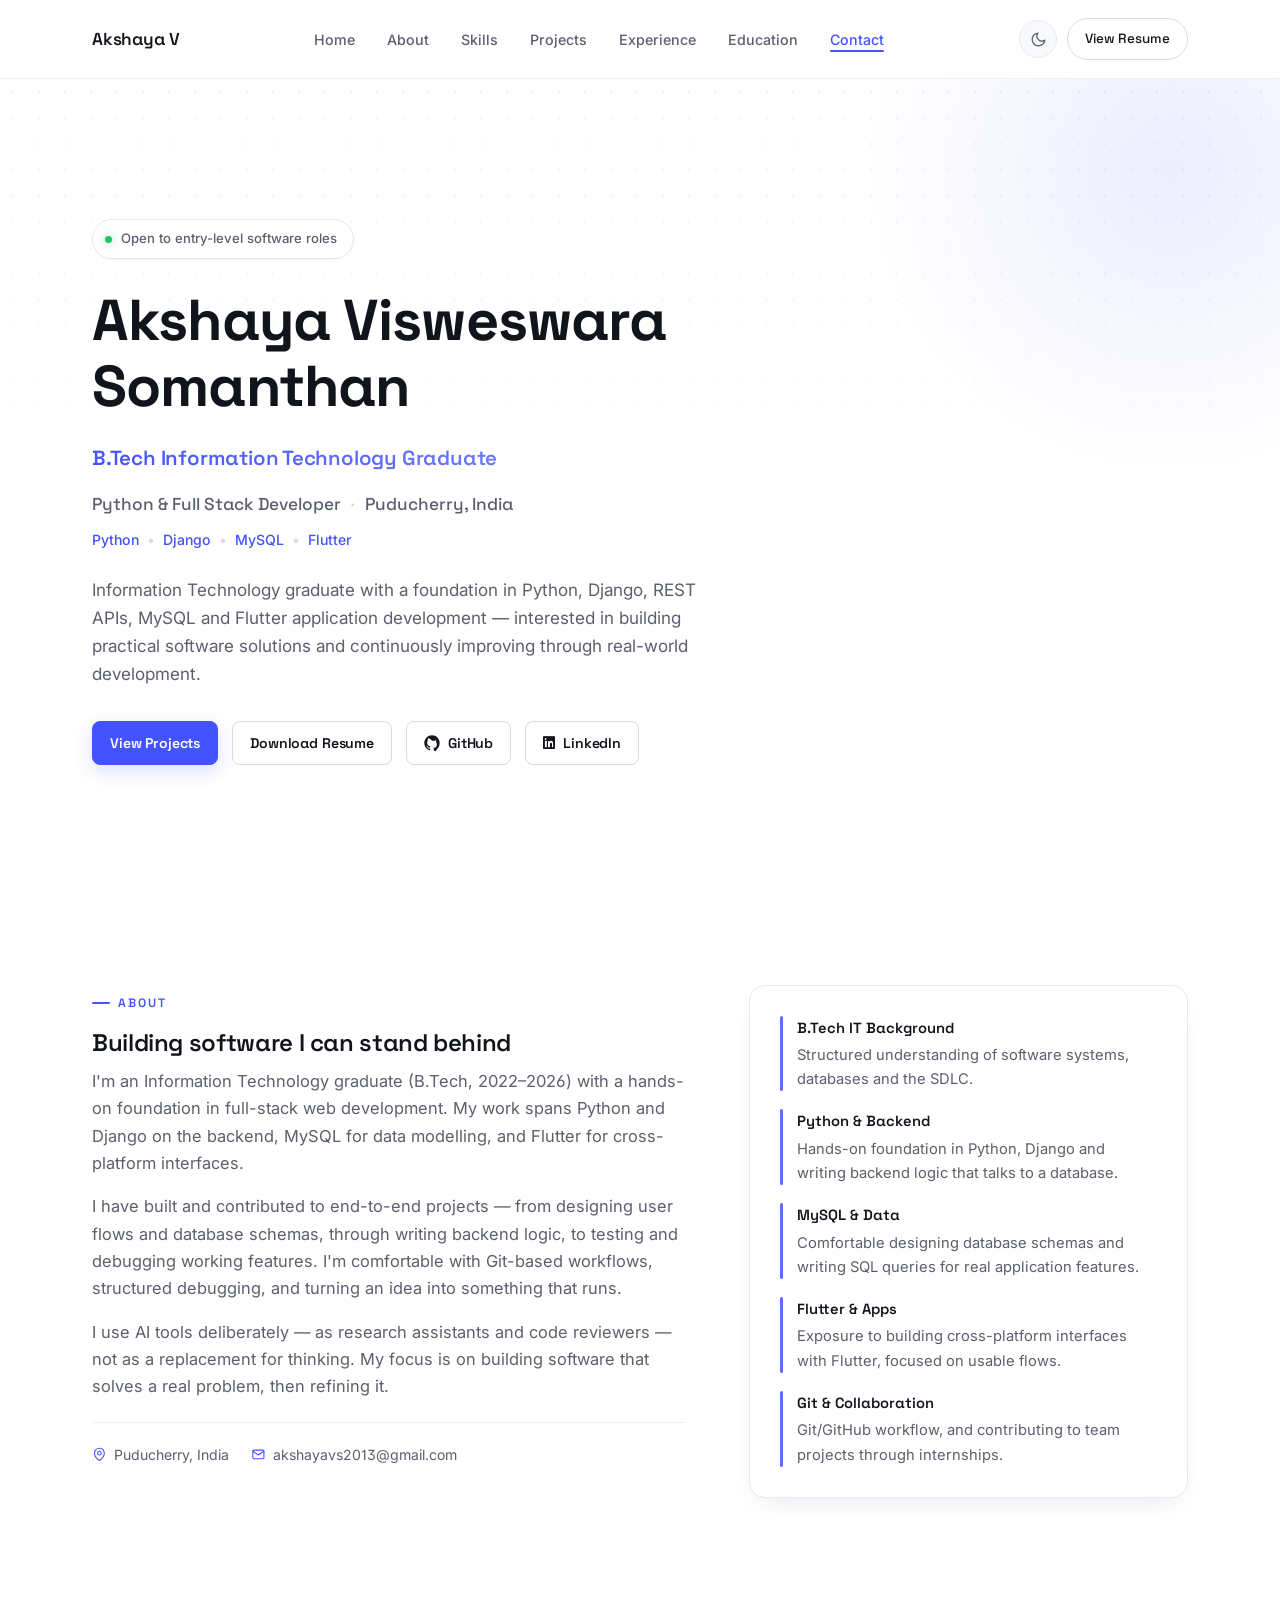
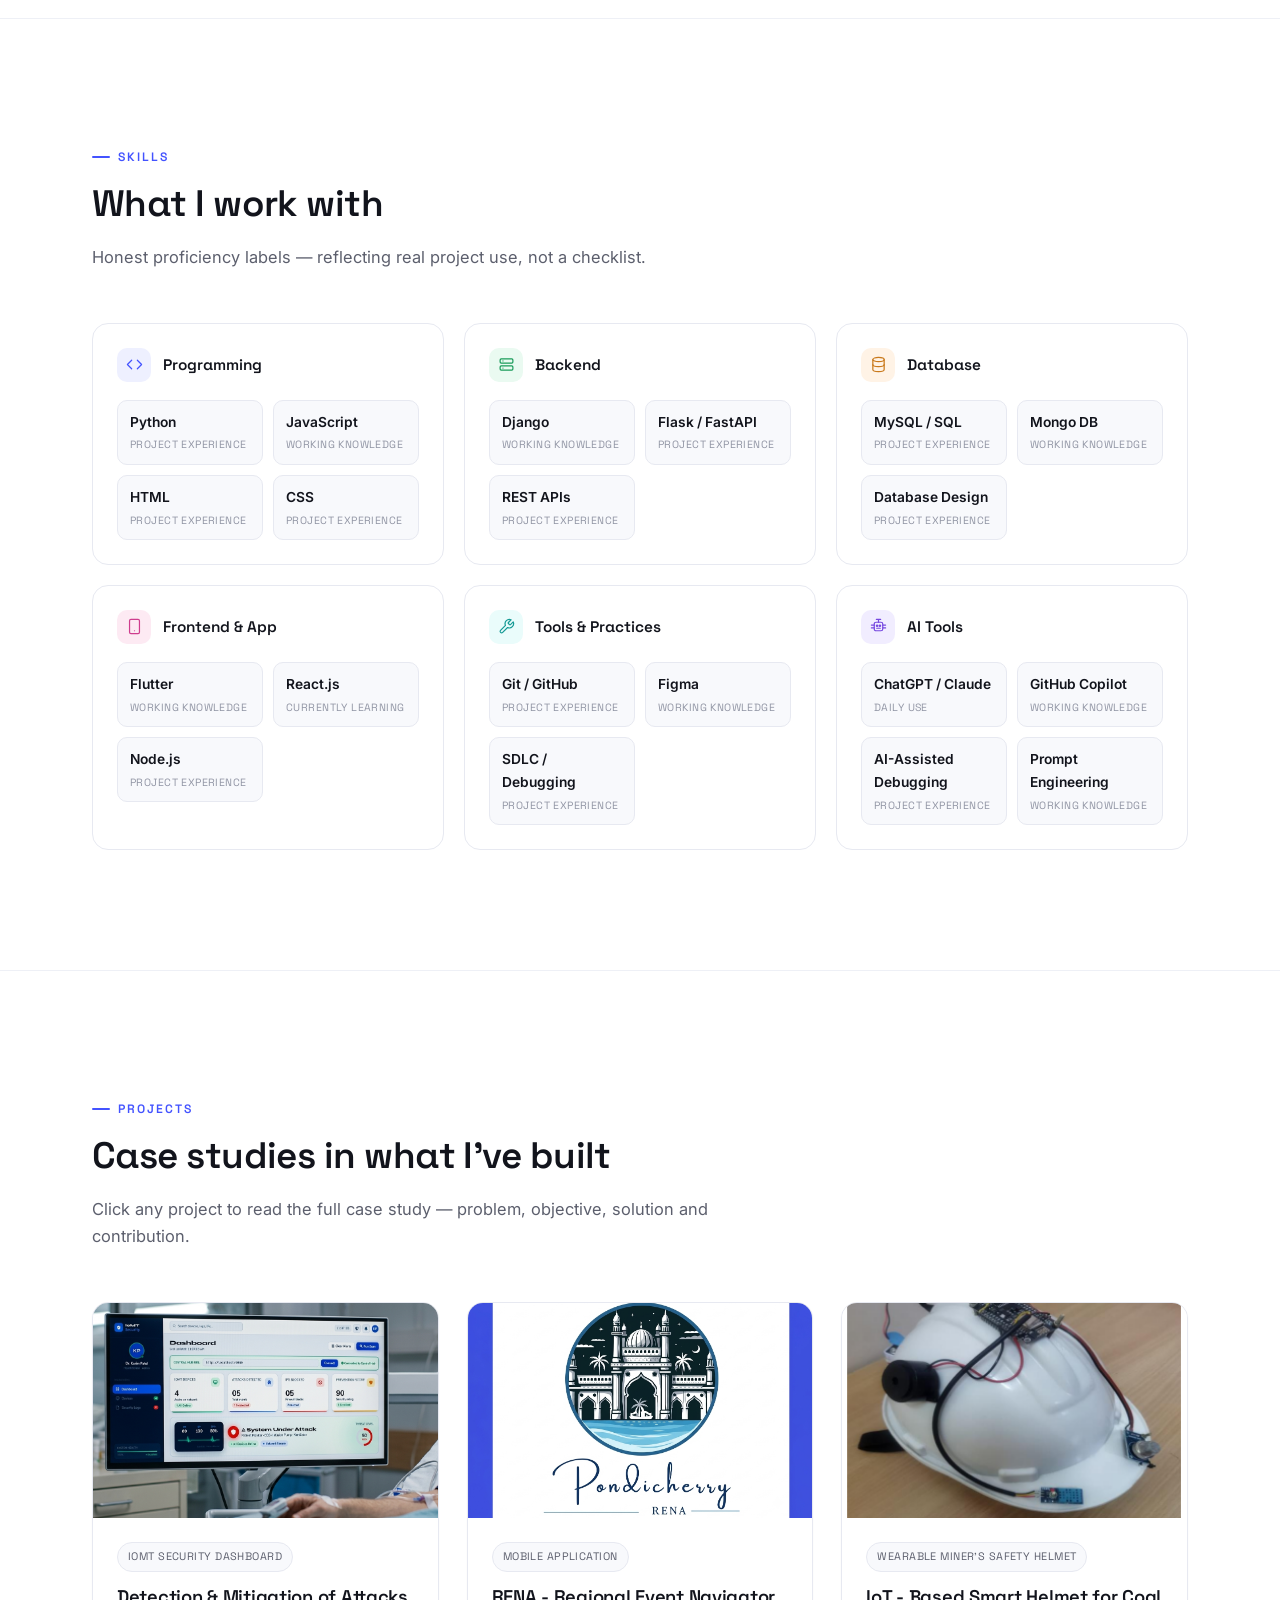
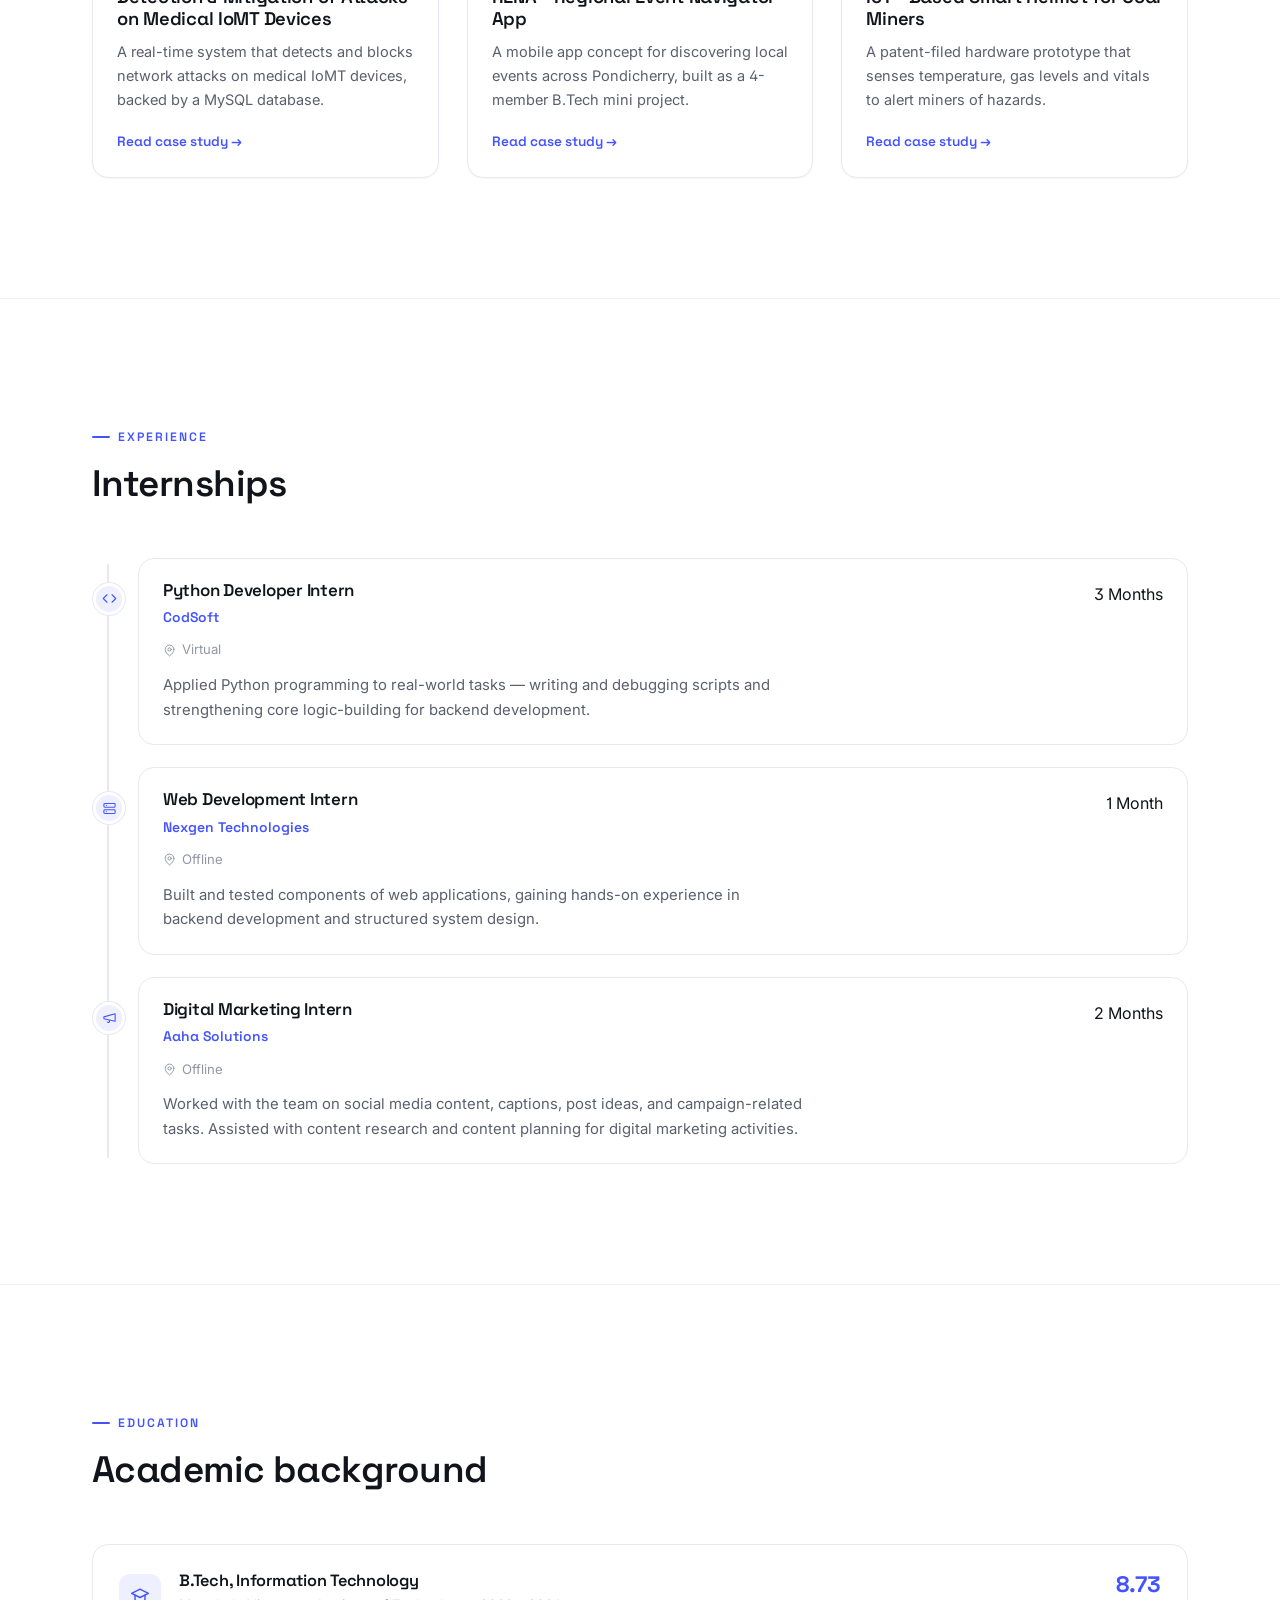
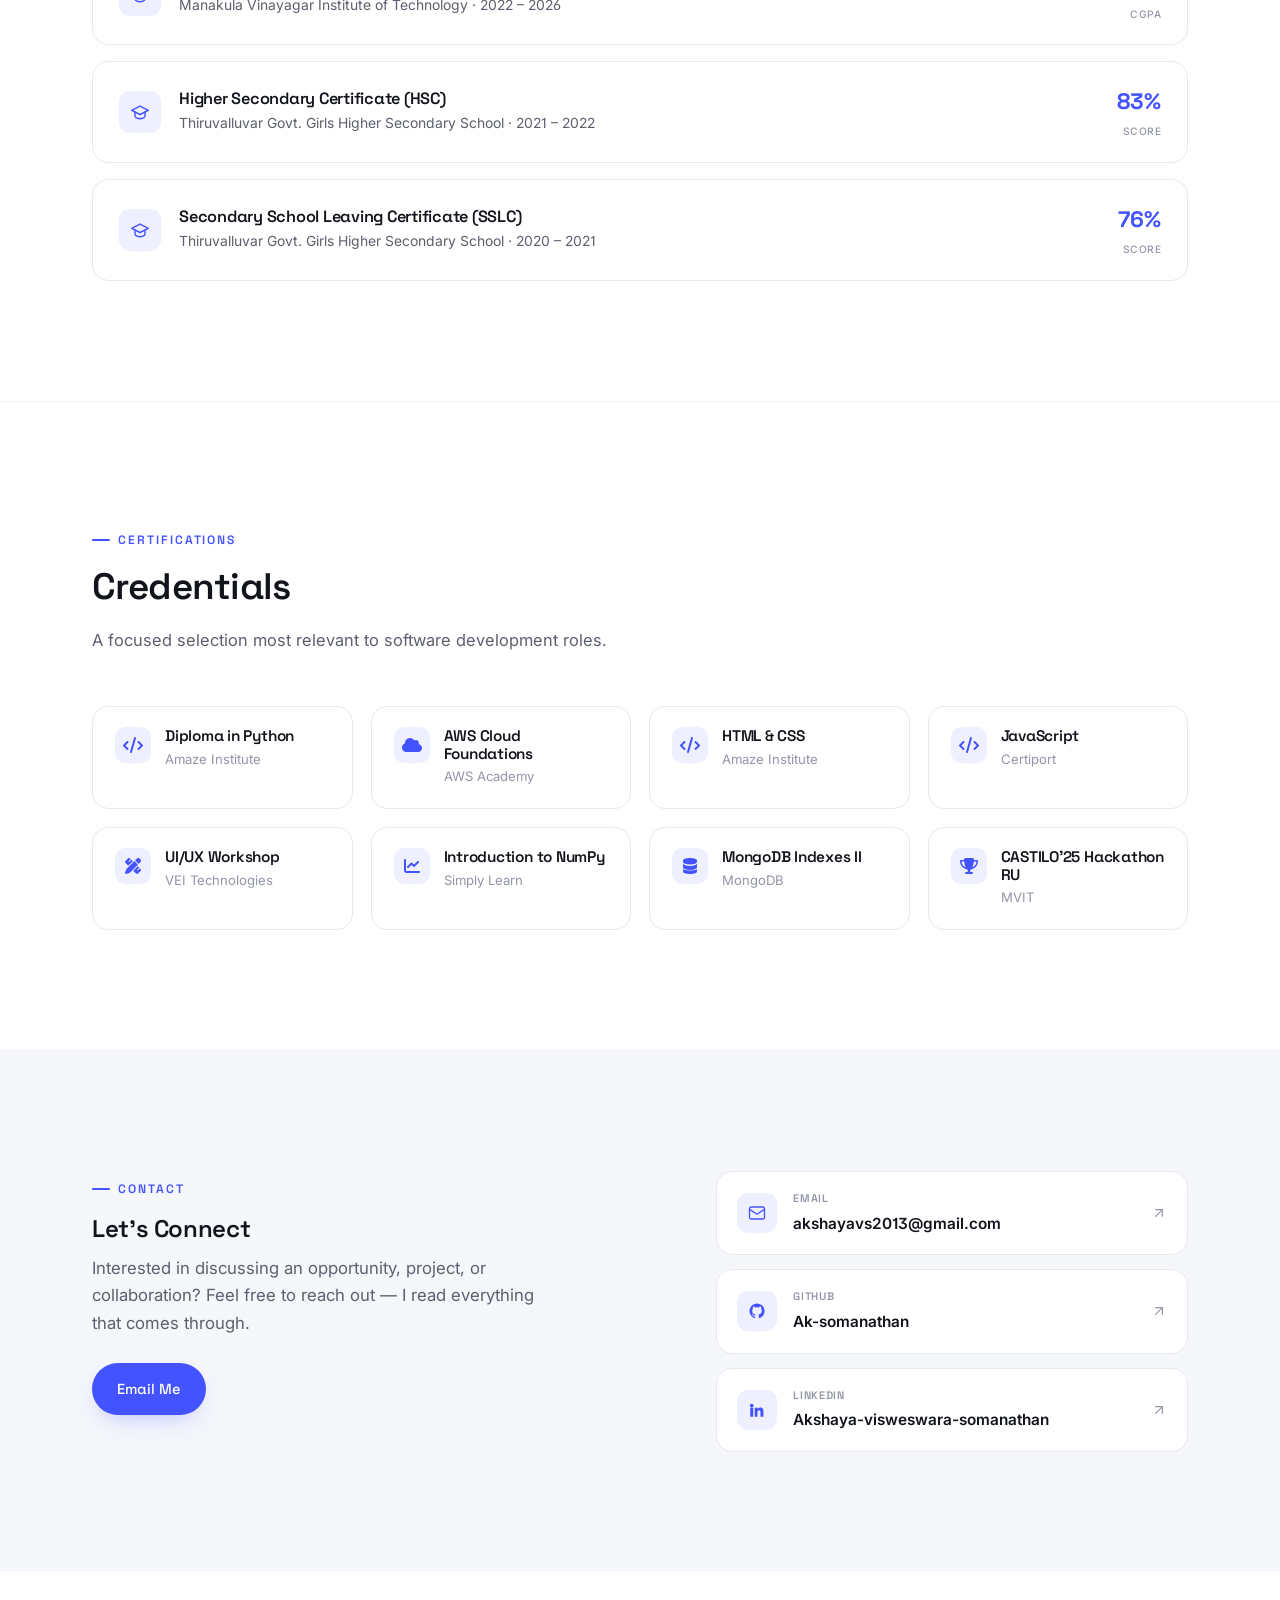
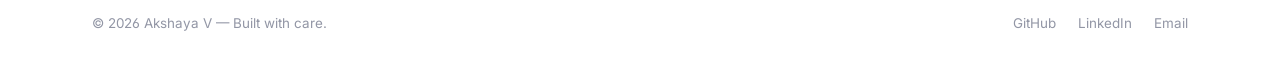
<file: index.html>
<!DOCTYPE html><html lang="en">
<head>
<script>(function(){try{var t=localStorage.getItem('akv-theme');if(t==='dark'){document.documentElement.setAttribute('data-theme','dark');}}catch(e){}})();</script>
<meta charset="UTF-8">
<meta name="viewport" content="width=device-width, initial-scale=1.0">
<title>Akshaya V | Python &amp; Full Stack Developer</title>
<meta name="description" content="Portfolio of Akshaya V, a B.Tech Information Technology graduate with hands-on experience in Python, Django, MySQL and Flutter application development.">
<link rel="preconnect" href="https://fonts.googleapis.com">
<link rel="stylesheet"
      href="https://cdnjs.cloudflare.com/ajax/libs/font-awesome/6.7.2/css/all.min.css">
<link rel="preconnect" href="https://fonts.gstatic.com" crossorigin>
<link href="https://fonts.googleapis.com/css2?family=Space+Grotesk:wght@400;500;600;700&family=Inter:wght@400;500;600;700;800&display=swap" rel="stylesheet">
<link rel="icon" type="image/svg+xml" href="/favicon.svg">
<link rel="stylesheet" href="assets/css/style.css">
</head>
<body>
<div class="scroll-progress"></div>
 
<header id="navbar">
  <nav>
    <a href="#top" class="brand">Akshaya V</a>
    <ul class="nav-links">
      <li><a href="#top">Home</a></li>
      <li><a href="#about">About</a></li>
      <li><a href="#skills">Skills</a></li>
      <li><a href="#projects">Projects</a></li>
      <li><a href="#experience">Experience</a></li>
      <li><a href="#education">Education</a></li>
      <li><a href="#contact">Contact</a></li>
    </ul>
    <div class="nav-cta">
      <button class="theme-toggle" aria-label="Toggle color theme" type="button">
        <svg class="icon icon-moon" viewBox="0 0 24 24"><path d="M21 12.79A9 9 0 1 1 11.21 3 7 7 0 0 0 21 12.79z"/></svg>
        <svg class="icon icon-sun" viewBox="0 0 24 24"><circle cx="12" cy="12" r="4"/><path d="M12 2v2M12 20v2M4.93 4.93l1.41 1.41M17.66 17.66l1.41 1.41M2 12h2M20 12h2M6.34 17.66l-1.41 1.41M19.07 4.93l-1.41 1.41"/></svg>
      </button>
      <a class="btn btn-outline btn-sm" href="assets/resume/Akshaya_Resume.pdf" target="_blank" rel="noopener">View Resume</a>
      <button class="nav-toggle" aria-label="Toggle menu" aria-expanded="false"><span class="bar"></span><span class="bar"></span><span class="bar"></span></button>
    </div>
  </nav>
  <div class="mobile-menu">
    <div class="mobile-menu-inner">
      <a href="#top">Home</a>
      <a href="#about">About</a>
      <a href="#skills">Skills</a>
      <a href="#projects">Projects</a>
      <a href="#experience">Experience</a>
      <a href="#education">Education</a>
      <a href="#contact">Contact</a>
      <a href="assets/resume/Akshaya_Resume.pdf" target="_blank" rel="noopener">View Resume</a>
    </div>
  </div>
</header>
 
<main id="top">
 
  <!-- HERO -->
  <section class="hero">
    <div class="dot-grid"></div>
    <div class="wrap">
      <div class="hero-tag"><span class="dot"></span> Open to entry-level software roles</div>
      <h1>Akshaya Visweswara Somanthan</h1>
      <div class="hero-degree"><span class="accent">B.Tech Information Technology Graduate</span></div>
      <div class="role">Python &amp; Full Stack Developer <span class="sep">·</span> Puducherry, India</div>
      <div class="tag-line"><span>Python</span><span class="sep">•</span><span>Django</span><span class="sep">•</span><span>MySQL</span><span class="sep">•</span><span>Flutter</span></div>
      <p class="lead">Information Technology graduate with a foundation in Python, Django, REST APIs, MySQL and Flutter application development — interested in building practical software solutions and continuously improving through real-world development.</p>
      <div class="hero-actions">
  <a href="#projects" class="btn btn-primary">View Projects</a>
 
<a
  href="./assets/resume/Akshaya_Resume.pdf"
  download="Akshaya_Resume.pdf"
  class="btn btn-outline"
  id = "resume-download"
>
  Download Resume
</a>
 
  <a href="https://github.com/Ak-somanathan"
     target="_blank"
     rel="noopener"
     class="btn btn-outline btn-social">
    <svg class="icon icon-fill" viewBox="0 0 24 24" aria-hidden="true">
      <path d="M12 .5C5.65.5.5 5.65.5 12c0 5.09 3.3 9.4 7.88 10.92.58.1.79-.25.79-.56v-2.17c-3.2.7-3.87-1.54-3.87-1.54-.53-1.33-1.28-1.69-1.28-1.69-1.04-.71.08-.7.08-.7 1.15.08 1.75 1.18 1.75 1.18 1.03 1.75 2.7 1.25 3.36.96.1-.75.4-1.25.73-1.54-2.55-.29-5.23-1.28-5.23-5.7 0-1.26.45-2.29 1.18-3.1-.12-.29-.51-1.47.11-3.06 0 0 .96-.31 3.15 1.18A10.9 10.9 0 0 1 12 8.58c.97 0 1.94.13 2.85.39 2.19-1.49 3.15-1.18 3.15-1.18.62 1.59.23 2.77.11 3.06.73.81 1.18 1.84 1.18 3.1 0 4.43-2.69 5.41-5.25 5.69.41.36.78 1.08.78 2.18v3.23c0 .31.21.67.8.56C20.2 21.4 23.5 17.09 23.5 12 23.5 5.65 18.35.5 12 .5z"/>
    </svg>
    GitHub
  </a>
 
  <a href="https://www.linkedin.com/in/akshaya-visweswara-somanathan-b0886b258/"
     target="_blank"
     rel="noopener noreferrer"
     class="btn btn-outline btn-social">
     <i class="fa-brands fa-linkedin"></i>
    LinkedIn
  </a>
</div>
    </div>
  </section>
 
  <!-- ABOUT -->
  <section class="section" id="about">
    <div class="wrap">
      <div class="about-grid">
        <div class="reveal">
          <div class="eyebrow">About</div>
          <h2>Building software I can stand behind</h2>
          <p>I'm an Information Technology graduate (B.Tech, 2022–2026) with a hands-on foundation in full-stack web development. My work spans Python and Django on the backend, MySQL for data modelling, and Flutter for cross-platform interfaces.</p>
          <p>I have built and contributed to end-to-end projects — from designing user flows and database schemas, through writing backend logic, to testing and debugging working features. I'm comfortable with Git-based workflows, structured debugging, and turning an idea into something that runs.</p>
          <p>I use AI tools deliberately — as research assistants and code reviewers — not as a replacement for thinking. My focus is on building software that solves a real problem, then refining it.</p>
          <div class="loc about-loc">
            <span><svg class="icon" viewBox="0 0 24 24"><path d="M20 10c0 6-8 12-8 12s-8-6-8-12a8 8 0 0 1 16 0z"/><circle cx="12" cy="10" r="3"/></svg> Puducherry, India</span>
            <span><svg class="icon" viewBox="0 0 24 24"><rect x="3" y="5" width="18" height="14" rx="2"/><path d="M3 7l9 6 9-6"/></svg> akshayavs2013@gmail.com</span>
          </div>
        </div>
        <div class="about-card reveal">
          <ul class="about-points">
            <li><span class="pip"></span><div><strong>B.Tech IT Background</strong>Structured understanding of software systems, databases and the SDLC.</div></li>
            <li><span class="pip"></span><div><strong>Python &amp; Backend</strong>Hands-on foundation in Python, Django and writing backend logic that talks to a database.</div></li>
            <li><span class="pip"></span><div><strong>MySQL &amp; Data</strong>Comfortable designing database schemas and writing SQL queries for real application features.</div></li>
            <li><span class="pip"></span><div><strong>Flutter &amp; Apps</strong>Exposure to building cross-platform interfaces with Flutter, focused on usable flows.</div></li>
            <li><span class="pip"></span><div><strong>Git &amp; Collaboration</strong>Git/GitHub workflow, and contributing to team projects through internships.</div></li>
          </ul>
        </div>
      </div>
    </div>
  </section>
   <!-- SKILLS -->
  <section class="section" id="skills">
    <div class="wrap">
      <div class="section-head reveal">
        <div class="eyebrow">Skills</div>
        <h2>What I work with</h2>
        <p>Honest proficiency labels — reflecting real project use, not a checklist.</p>
      </div>
      <div class="skills-grid">
        <div class="skill-card reveal">
          <h3><span class="skill-icon"><svg class="icon" viewBox="0 0 24 24"><polyline points="16 18 22 12 16 6"/><polyline points="8 6 2 12 8 18"/></svg></span>Programming</h3>
          <div class="skill-items">
            <div class="skill-item"><span class="name">Python</span><span class="lvl">Project Experience</span></div>
            <div class="skill-item"><span class="name">JavaScript</span><span class="lvl">Working Knowledge</span></div>
            <div class="skill-item"><span class="name">HTML</span><span class="lvl">Project Experience</span></div>
            <div class="skill-item"><span class="name">CSS</span><span class="lvl">Project Experience</span></div>
          </div>
        </div>
        <div class="skill-card reveal">
          <h3><span class="skill-icon"><svg class="icon" viewBox="0 0 24 24"><rect x="3" y="4" width="18" height="6" rx="1.5"/><rect x="3" y="14" width="18" height="6" rx="1.5"/><line x1="7" y1="7" x2="7.01" y2="7"/><line x1="7" y1="17" x2="7.01" y2="17"/></svg></span>Backend</h3>
          <div class="skill-items">
            <div class="skill-item"><span class="name">Django</span><span class="lvl">Working Knowledge</span></div>
            <div class="skill-item"><span class="name">Flask / FastAPI</span><span class="lvl">Project Experience</span></div>
            <div class="skill-item"><span class="name">REST APIs</span><span class="lvl">Project Experience</span></div>
          </div>
        </div>
        <div class="skill-card reveal">
          <h3><span class="skill-icon"><svg class="icon" viewBox="0 0 24 24"><ellipse cx="12" cy="5" rx="8" ry="3"/><path d="M4 5v14c0 1.66 3.58 3 8 3s8-1.34 8-3V5"/><path d="M4 12c0 1.66 3.58 3 8 3s8-1.34 8-3"/></svg></span>Database</h3>
          <div class="skill-items">
            <div class="skill-item"><span class="name">MySQL / SQL</span><span class="lvl">Project Experience</span></div>
            <div class="skill-item"><span class="name">Mongo DB</span><span class="lvl">Working Knowledge</span></div>
            <div class="skill-item"><span class="name">Database Design</span><span class="lvl">Project Experience</span></div>
          </div>
        </div>
        <div class="skill-card reveal">
          <h3><span class="skill-icon"><svg class="icon" viewBox="0 0 24 24"><rect x="5" y="2" width="14" height="20" rx="2"/><line x1="12" y1="18" x2="12.01" y2="18"/></svg></span>Frontend &amp; App</h3>
          <div class="skill-items">
            <div class="skill-item"><span class="name">Flutter</span><span class="lvl">Working Knowledge</span></div>
            <div class="skill-item"><span class="name">React.js</span><span class="lvl">Currently Learning</span></div>
            <div class="skill-item"><span class="name">Node.js</span><span class="lvl">Project Experience</span></div>
          </div>
        </div>
        <div class="skill-card reveal">
          <h3><span class="skill-icon"><svg class="icon" viewBox="0 0 24 24"><path d="M14.7 6.3a1 1 0 0 0 0 1.4l1.6 1.6a1 1 0 0 0 1.4 0l3.77-3.77a6 6 0 0 1-7.94 7.94l-6.91 6.91a2.12 2.12 0 0 1-3-3l6.91-6.91a6 6 0 0 1 7.94-7.94z"/></svg></span>Tools &amp; Practices</h3>
          <div class="skill-items">
            <div class="skill-item"><span class="name">Git / GitHub</span><span class="lvl">Project Experience</span></div>
            <div class="skill-item"><span class="name">Figma</span><span class="lvl">Working Knowledge</span></div>
            <div class="skill-item"><span class="name">SDLC / Debugging</span><span class="lvl">Project Experience</span></div>
          </div>
        </div>
        <div class="skill-card reveal">
          <h3><span class="skill-icon"><svg class="icon" viewBox="0 0 24 24"><rect x="6" y="6" width="12" height="12" rx="2.5"/><circle cx="10" cy="11" r="1"/><circle cx="14" cy="11" r="1"/><path d="M9.5 14.5h5"/><path d="M12 2v4M9 2h6"/><path d="M2 10h4M2 14h4M18 10h4M18 14h4"/></svg></span>AI Tools</h3>
          <div class="skill-items">
            <div class="skill-item"><span class="name">ChatGPT / Claude</span><span class="lvl">Daily Use</span></div>
            <div class="skill-item"><span class="name">GitHub Copilot</span><span class="lvl">Working Knowledge</span></div>
            <div class="skill-item"><span class="name">AI-Assisted Debugging</span><span class="lvl">Project Experience</span></div>
            <div class="skill-item"><span class="name">Prompt Engineering</span><span class="lvl">Working Knowledge</span></div>
          </div>
        </div>
  </section>
  
  <!-- PROJECTS -->
  <section class="section" id="projects">
    <div class="wrap">
      <div class="section-head reveal">
        <div class="eyebrow">Projects</div>
        <h2>Case studies in what I've built</h2>
        <p>Click any project to read the full case study — problem, objective, solution and contribution.</p>
      </div>
      <div class="project-grid">
 
        <a class="project-card reveal" href="project/iomt-security.html">
          <div class="project-thumb" style="background:linear-gradient(135deg,#1c1712,#0b0b0f);">
            <img src="assets\images\iomt\dashboard_front.png" alt="RENA app event details screen" loading="lazy">
          </div>
          <div class="project-body">
            <div class="tag-row"><span class="tag">IoMT Security Dashboard</span></div>
            <h3>Detection &amp; Mitigation of Attacks on Medical IoMT Devices</h3>
            <p>A real-time system that detects and blocks network attacks on medical IoMT devices, backed by a MySQL database.</p>
            <span class="project-link">Read case study →</span>
          </div>
        </a>
 
        <a class="project-card reveal" href="project/rena.html">
          <div class="project-thumb"><img src="assets\images\rena\rena.png" alt="RENA app event details screen" loading="lazy"></div>
          <div class="project-body">
            <div class="tag-row"><span class="tag">Mobile Application</span></div>
            <h3>RENA - Regional Event Navigator App</h3>
            <p>A mobile app concept for discovering local events across Pondicherry, built as a 4-member B.Tech mini project.</p>
            <span class="project-link">Read case study →</span>
          </div>
        </a>
 
        <a class="project-card reveal" href="project/smart-helmet.html">
          <div class="project-thumb"><img src="assets/images/helmet/isometric.jpg" alt="IoT smart helmet prototype" loading="lazy"></div>
          <div class="project-body">
            <div class="tag-row"><span class="tag">Wearable Miner's Safety Helmet</span></div>
            <h3>IoT - Based Smart Helmet for Coal Miners</h3>
            <p>A patent-filed hardware prototype that senses temperature, gas levels and vitals to alert miners of hazards.</p>
            <span class="project-link">Read case study →</span>
          </div>
        </a>
 
      </div>
    </div>
  </section>
 
  <!-- EXPERIENCE -->
  <section class="section" id="experience">
    <div class="wrap">
      <div class="section-head reveal">
        <div class="eyebrow">Experience</div>
        <h2>Internships</h2>
      </div>
      <div class="timeline">
        <div class="tl-item reveal">
          <div class="tl-dot"><svg class="icon" viewBox="0 0 24 24"><polyline points="16 18 22 12 16 6"/><polyline points="8 6 2 12 8 18"/></svg></div>
          <div class="tl-top">
            <div class="tl-body-head"><h3>Python Developer Intern</h3><span class="tl-org">CodSoft</span></div>
            <span class="badge">3 Months</span>
          </div>
          <div class="tl-meta">
            <span class="tl-loc"><svg class="icon" viewBox="0 0 24 24"><path d="M20 10c0 6-8 12-8 12s-8-6-8-12a8 8 0 0 1 16 0z"/><circle cx="12" cy="10" r="3"/></svg> Virtual</span>
          </div>
          <div class="tl-body">
            <p>Applied Python programming to real-world tasks — writing and debugging scripts and strengthening core logic-building for backend development.</p>
          </div>
        </div>
        <div class="tl-item reveal">
          <div class="tl-dot"><svg class="icon" viewBox="0 0 24 24"><rect x="3" y="4" width="18" height="6" rx="1.5"/><rect x="3" y="14" width="18" height="6" rx="1.5"/><line x1="7" y1="7" x2="7.01" y2="7"/><line x1="7" y1="17" x2="7.01" y2="17"/></svg></div>
          <div class="tl-top">
            <div class="tl-body-head"><h3>Web Development Intern</h3><span class="tl-org">Nexgen Technologies</span></div>
            <span class="badge">1 Month</span>
          </div>
          <div class="tl-meta">
            <span class="tl-loc"><svg class="icon" viewBox="0 0 24 24"><path d="M20 10c0 6-8 12-8 12s-8-6-8-12a8 8 0 0 1 16 0z"/><circle cx="12" cy="10" r="3"/></svg> Offline</span>
          </div>
          <div class="tl-body">
            <p>Built and tested components of web applications, gaining hands-on experience in backend development and structured system design.</p>
          </div>
        </div>
        <div class="tl-item reveal">
          <div class="tl-dot"><svg class="icon" viewBox="0 0 24 24"><path d="M3 11l18-5v12L3 14v-3z"/><path d="M11.6 16.8a2 2 0 1 1-3.2 2.4"/></svg></div>
          <div class="tl-top">
            <div class="tl-body-head"><h3>Digital Marketing Intern</h3><span class="tl-org">Aaha Solutions</span></div>
            <span class="badge">2 Months</span>
          </div>
          <div class="tl-meta">
            <span class="tl-loc"><svg class="icon" viewBox="0 0 24 24"><path d="M20 10c0 6-8 12-8 12s-8-6-8-12a8 8 0 0 1 16 0z"/><circle cx="12" cy="10" r="3"/></svg> Offline</span>
          </div>
          <div class="tl-body">
            <p>Worked with the team on social media content, captions, post ideas, and campaign-related tasks. Assisted with content research and content planning for digital marketing activities.</p>
          </div>
        </div>
      </div>
    </div>
  </section>
 
  <!-- EDUCATION -->
  <section class="section" id="education">
    <div class="wrap">
      <div class="section-head reveal">
        <div class="eyebrow">Education</div>
        <h2>Academic background</h2>
      </div>
      <div class="edu-grid">
        <div class="edu-card reveal">
          <div class="edu-icon"><svg class="icon" viewBox="0 0 24 24"><path d="M22 10L12 5 2 10l10 5 10-5z"/><path d="M6 12v5c0 1.5 3 3 6 3s6-1.5 6-3v-5"/></svg></div>
          <div class="edu-main"><h3>B.Tech, Information Technology</h3><div class="sub">Manakula Vinayagar Institute of Technology · 2022 – 2026</div></div>
          <div class="edu-score">8.73<small>CGPA</small></div>
        </div>
        <div class="edu-card reveal">
          <div class="edu-icon"><svg class="icon" viewBox="0 0 24 24"><path d="M22 10L12 5 2 10l10 5 10-5z"/><path d="M6 12v5c0 1.5 3 3 6 3s6-1.5 6-3v-5"/></svg></div>
          <div class="edu-main"><h3>Higher Secondary Certificate (HSC)</h3><div class="sub">Thiruvalluvar Govt. Girls Higher Secondary School · 2021 – 2022</div></div>
          <div class="edu-score">83%<small>Score</small></div>
        </div>
        <div class="edu-card reveal">
          <div class="edu-icon"><svg class="icon" viewBox="0 0 24 24"><path d="M22 10L12 5 2 10l10 5 10-5z"/><path d="M6 12v5c0 1.5 3 3 6 3s6-1.5 6-3v-5"/></svg></div>
          <div class="edu-main"><h3>Secondary School Leaving Certificate (SSLC)</h3><div class="sub">Thiruvalluvar Govt. Girls Higher Secondary School · 2020 – 2021</div></div>
          <div class="edu-score">76%<small>Score</small></div>
        </div>
      </div>
    </div>
  </section>
 
  <!-- CERTIFICATIONS -->
  <section class="section" id="certifications">
    <div class="wrap">
      <div class="section-head reveal">
        <div class="eyebrow">Certifications</div>
        <h2>Credentials</h2>
        <p>A focused selection most relevant to software development roles.</p>
      </div>
     <div class="cert-grid">
 
  <div class="cert-card reveal">
    <div class="cert-icon">
      <i class="fa-solid fa-code"></i>
    </div>
    <div>
      <h3>Diploma in Python</h3>
      <div class="org">Amaze Institute</div>
    </div>
  </div>
 
  <div class="cert-card reveal">
    <div class="cert-icon">
      <i class="fa-solid fa-cloud"></i>
    </div>
    <div>
      <h3>AWS Cloud Foundations</h3>
      <div class="org">AWS Academy</div>
    </div>
  </div>
 
  <div class="cert-card reveal">
    <div class="cert-icon">
      <i class="fa-solid fa-code"></i>
    </div>
    <div>
      <h3>HTML &amp; CSS</h3>
      <div class="org">Amaze Institute</div>
    </div>
  </div>
 
  <div class="cert-card reveal">
    <div class="cert-icon">
      <i class="fa-solid fa-code"></i>
    </div>
    <div>
      <h3>JavaScript</h3>
      <div class="org">Certiport</div>
    </div>
  </div>
 
  <div class="cert-card reveal">
    <div class="cert-icon">
      <i class="fa-solid fa-pen-ruler"></i>
    </div>
    <div>
      <h3>UI/UX Workshop</h3>
      <div class="org">VEI Technologies</div>
    </div>
  </div>
 
  <div class="cert-card reveal">
    <div class="cert-icon">
      <i class="fa-solid fa-chart-line"></i>
    </div>
    <div>
      <h3>Introduction to NumPy</h3>
      <div class="org">Simply Learn</div>
    </div>
  </div>
 
  <div class="cert-card reveal">
    <div class="cert-icon">
      <i class="fa-solid fa-database"></i>
    </div>
    <div>
      <h3>MongoDB Indexes II</h3>
      <div class="org">MongoDB</div>
    </div>
  </div>
 
  <div class="cert-card reveal">
    <div class="cert-icon">
      <i class="fa-solid fa-trophy"></i>
    </div>
    <div>
      <h3>CASTILO'25 Hackathon RU</h3>
      <div class="org">MVIT</div>
    </div>
  </div>
 
</div>
    </div>
  </section>
 
  <!-- CONTACT -->
  <section class="section section-alt" id="contact">
    <div class="wrap">
      <div class="contact-split">
        <div class="contact-intro reveal">
          <div class="eyebrow">Contact</div>
          <h2>Let's Connect</h2>
          <p>Interested in discussing an opportunity, project, or collaboration? Feel free to reach out — I read everything that comes through.</p>
<a class="btn btn-primary" 
   href="https://mail.google.com/mail/?view=cm&fs=1&to=akshayavs2013@gmail.com" 
   target="_blank" rel="noopener noreferrer"
   style="margin-top:8px;">
   Email Me
</a>        </div>
        <div class="contact-list reveal">
          <a class="contact-row" href="https://mail.google.com/mail/?view=cm&fs=1&to=akshayavs2013@gmail.com" target="_blank" rel="noopener noreferrer">
            <span class="c-icon"><svg class="icon" viewBox="0 0 24 24"><rect x="2" y="4" width="20" height="16" rx="2.5"/><path d="M2.5 7.5l8.6 5.6a1.6 1.6 0 0 0 1.8 0l8.6-5.6"/></svg></span>
            <span class="c-text"><span class="c-label">Email</span><span class="c-value">akshayavs2013@gmail.com</span></span>
            <span class="c-arrow"><svg class="icon" viewBox="0 0 24 24"><line x1="7" y1="17" x2="17" y2="7"/><polyline points="7 7 17 7 17 17"/></svg></span>
          </a>
          <a class="contact-row" href="https://github.com/Ak-somanathan" target="_blank" rel="noopener">
            <span class="c-icon"><svg class="icon-fill" viewBox="0 0 24 24"><path d="M12 2a10 10 0 0 0-3.16 19.5c.5.09.68-.22.68-.48v-1.7c-2.78.6-3.37-1.34-3.37-1.34-.46-1.16-1.11-1.47-1.11-1.47-.9-.62.07-.6.07-.6 1 .07 1.53 1.03 1.53 1.03.9 1.52 2.34 1.08 2.91.83.09-.65.35-1.08.63-1.33-2.22-.25-4.56-1.11-4.56-4.94 0-1.09.39-1.99 1.03-2.69-.1-.25-.45-1.27.1-2.64 0 0 .84-.27 2.75 1.02a9.6 9.6 0 0 1 5 0c1.91-1.29 2.75-1.02 2.75-1.02.55 1.37.2 2.39.1 2.64.64.7 1.03 1.6 1.03 2.69 0 3.84-2.34 4.68-4.57 4.93.36.31.68.92.68 1.85v2.74c0 .27.18.58.69.48A10 10 0 0 0 12 2z"/></svg></span>
            <span class="c-text"><span class="c-label">GitHub</span><span class="c-value">Ak-somanathan</span></span>
            <span class="c-arrow"><svg class="icon" viewBox="0 0 24 24"><line x1="7" y1="17" x2="17" y2="7"/><polyline points="7 7 17 7 17 17"/></svg></span>
          </a>
          <a class="contact-row" href="https://www.linkedin.com/in/akshaya-visweswara-somanathan-b0886b258/" target="_blank" rel="noopener noreferrer">
            <span class="c-icon"><svg class="icon-fill" viewBox="0 0 24 24"><path d="M4.98 3.5a2.5 2.5 0 1 1 0 5 2.5 2.5 0 0 1 0-5zM3 9h4v12H3zM9 9h3.6v1.7h.05c.5-.95 1.7-1.95 3.5-1.95 3.75 0 4.45 2.47 4.45 5.68V21h-4v-5.6c0-1.34-.02-3.06-1.87-3.06-1.87 0-2.15 1.46-2.15 2.96V21H9z"/></svg></span>
            <span class="c-text"><span class="c-label">LinkedIn</span><span class="c-value">Akshaya-visweswara-somanathan</span></span>
            <span class="c-arrow"><svg class="icon" viewBox="0 0 24 24"><line x1="7" y1="17" x2="17" y2="7"/><polyline points="7 7 17 7 17 17"/></svg></span>
          </a>
        </div>
      </div>
    </div>
  </section>
 
</main>
 
<footer>
  <div class="wrap" style="display:flex;justify-content:space-between;align-items:center;flex-wrap:wrap;gap:14px;width:100%;">
    <span>© <span data-year>2026</span> Akshaya V — Built with care.</span>
    <div class="foot-links">
      <a href="https://github.com/Ak-somanathan" target="_blank" rel="noopener">GitHub</a>
      <a href="https://www.linkedin.com/in/akshaya-visweswara-somanathan-b0886b258/" target="_blank" rel="noopener noreferrer">LinkedIn</a>
      <a href="https://mail.google.com/mail/?view=cm&fs=1&to=akshayavs2013@gmail.com" target="_blank" rel="noopener noreferrer">Email</a>
    </div>
  </div>
</footer>
 
<script src="assets/js/main.js"></script>
</body>
</html>
</file>
<file: assets/css/style.css>
/* =========================================================
   Akshaya V. — Portfolio
   Design system: light, editorial, blue accent, dot-grid.
   Dark mode available via [data-theme="dark"] toggle.
   ========================================================= */

:root {
  /* Surfaces */
  --bg: #ffffff;
  --bg-soft: #f6f7fb;
  --card: #ffffff;
  --card-alt: #f8f9fc;
  --border: #e7e9f1;
  --border-soft: #eef0f6;
  --border-strong: #d7dae6;

  /* Text */
  --text: #12141c;
  --text-dim: #5c5f6d;
  --text-faint: #9296a5;

  /* Accent — indigo blue */
  --accent: #4353ff;
  --accent-2: #6a77ff;
  --accent-soft: #eef0ff;
  --accent-glow: rgba(67, 83, 255, 0.10);
  --accent-contrast: #ffffff;

  /* Secondary accent tints for icon chips (cycled) */
  --chip-1: #eef0ff; --chip-1-fg: #4353ff;
  --chip-2: #eafaf1; --chip-2-fg: #1a9c5a;
  --chip-3: #fff3e6; --chip-3-fg: #c9791b;
  --chip-4: #fdeaf3; --chip-4-fg: #cf3d8e;
  --chip-5: #eafcfb; --chip-5-fg: #159a95;
  --chip-6: #f1edff; --chip-6-fg: #7648e0;

  /* Elevation */
  --shadow-sm: 0 1px 2px rgba(16, 24, 60, 0.04);
  --shadow-md: 0 12px 28px -14px rgba(16, 24, 60, 0.14);
  --shadow-lg: 0 28px 60px -24px rgba(16, 24, 60, 0.22);
  --shadow-accent: 0 10px 26px -10px rgba(67, 83, 255, 0.38);

  /* Shape */
  --radius: 16px;
  --radius-sm: 10px;
  --radius-lg: 22px;

  /* Layout */
  --maxw: 1160px;
  --maxw-narrow: 760px;

  /* Type */
  --ff-head: "Space Grotesk", "Inter", sans-serif;
  --ff-body: "Inter", sans-serif;

  /* Motion */
  --ease: cubic-bezier(.22, 1, .36, 1);
  --dur-fast: .18s;
  --dur-med: .4s;

  --dot-color: rgba(16, 24, 60, 0.06);
}

[data-theme="dark"] {
  --bg: #0a0a0d;
  --bg-soft: #0e0e13;
  --card: #131318;
  --card-alt: #17171e;
  --border: #24242c;
  --border-soft: #1b1b21;
  --border-strong: #34343f;

  --text: #f3f1ec;
  --text-dim: #a6a3ab;
  --text-faint: #6f6d78;

  --accent: #8b97ff;
  --accent-2: #aab3ff;
  --accent-soft: rgba(139, 151, 255, 0.14);
  --accent-glow: rgba(139, 151, 255, 0.14);
  --accent-contrast: #0d0d14;

  --chip-1: rgba(139,151,255,.14); --chip-1-fg: #aab3ff;
  --chip-2: rgba(52,199,120,.14); --chip-2-fg: #6fe0a0;
  --chip-3: rgba(255,159,64,.14); --chip-3-fg: #ffb870;
  --chip-4: rgba(255,99,171,.14); --chip-4-fg: #ff9ccb;
  --chip-5: rgba(64,224,208,.14); --chip-5-fg: #7cf0e4;
  --chip-6: rgba(160,120,255,.16); --chip-6-fg: #c3aaff;

  --shadow-sm: 0 1px 2px rgba(0,0,0,.4);
  --shadow-md: 0 12px 28px -14px rgba(0,0,0,.55);
  --shadow-lg: 0 28px 60px -24px rgba(0,0,0,.65);
  --shadow-accent: 0 10px 30px -10px rgba(139,151,255,.35);

  --dot-color: rgba(255,255,255,0.06);
}

* { box-sizing: border-box; }
html {
  scroll-behavior: smooth;
  scroll-padding-top: 88px;
}

body {
  margin: 0;
  background: var(--bg);
  color: var(--text);
  font-family: var(--ff-body);
  line-height: 1.65;
  -webkit-font-smoothing: antialiased;
  text-rendering: optimizeLegibility;
  font-feature-settings: "ss01" 1, "cv01" 1;
  transition: background var(--dur-med) var(--ease), color var(--dur-med) var(--ease);
}

img { max-width: 100%; display: block; }
a { color: inherit; text-decoration: none; }
::selection { background: var(--accent); color: var(--accent-contrast); }

*:focus-visible {
  outline: 2px solid var(--accent);
  outline-offset: 3px;
  border-radius: 4px;
}

.wrap {
  max-width: var(--maxw);
  margin: 0 auto;
  padding: 0 32px;
}

/* ---------- Dot-grid background helper ---------- */
.dot-grid {
  position: absolute;
  inset: 0;
  background-image: radial-gradient(var(--dot-color) 1.4px, transparent 1.4px);
  background-size: 26px 26px;
  mask-image: linear-gradient(to bottom, black, transparent 85%);
  -webkit-mask-image: linear-gradient(to bottom, black, transparent 85%);
  pointer-events: none;
}

h1, h2, h3, h4 {
  font-family: var(--ff-head);
  font-weight: 600;
  letter-spacing: -0.015em;
  line-height: 1.15;
  margin: 0 0 .5em;
  color: var(--text);
}

p { margin: 0 0 1em; color: var(--text-dim); }

.eyebrow {
  display: inline-flex;
  align-items: center;
  gap: 8px;
  font-family: var(--ff-head);
  font-size: 0.76rem;
  letter-spacing: 0.16em;
  text-transform: uppercase;
  color: var(--accent);
  margin-bottom: 16px;
  font-weight: 600;
}
.eyebrow::before {
  content: "";
  width: 18px;
  height: 2px;
  border-radius: 2px;
  background: var(--accent);
  display: inline-block;
}

.section {
  padding: 120px 0;
  border-bottom: 1px solid var(--border-soft);
  position: relative;
}
.section:last-of-type { border-bottom: none; }
.section-alt { background: var(--bg-soft); }

.section-head { max-width: 620px; margin-bottom: 52px; }
.section-head h2 { font-size: clamp(1.75rem, 3vw, 2.3rem); }
.section-head p { font-size: 1.03rem; margin-bottom: 0; }

/* icon helper */
.icon { width: 1em; height: 1em; display: inline-block; vertical-align: -0.14em; stroke-width: 1.8; }
svg.icon { fill: none; stroke: currentColor; stroke-linecap: round; stroke-linejoin: round; }
svg.icon-fill { fill: currentColor; stroke: none; }
.skill-icon svg, .tl-dot svg, .edu-icon svg, .cert-icon svg, .c-icon svg { stroke-width: 1.7; }

/* ---------- Scroll progress ---------- */
.scroll-progress {
  position: fixed;
  top: 0; left: 0;
  height: 2.5px;
  width: 0%;
  background: linear-gradient(90deg, var(--accent), var(--accent-2));
  z-index: 200;
  transition: width .1s linear;
}

/* ---------- Nav ---------- */
#navbar {
  position: sticky;
  top: 0;
  z-index: 100;
  background: rgba(255, 255, 255, 0.78);
  backdrop-filter: blur(14px) saturate(160%);
  -webkit-backdrop-filter: blur(14px) saturate(160%);
  border-bottom: 1px solid var(--border-soft);
  transition: box-shadow var(--dur-med) var(--ease), background var(--dur-med) var(--ease);
}
[data-theme="dark"] #navbar { background: rgba(10, 10, 13, 0.75); }
#navbar.scrolled {
  background: rgba(255, 255, 255, 0.94);
  box-shadow: 0 12px 32px -18px rgba(16,24,60,.18);
}
[data-theme="dark"] #navbar.scrolled { background: rgba(10, 10, 13, 0.94); box-shadow: 0 12px 32px -16px rgba(0,0,0,.6); }
#navbar nav {
  max-width: var(--maxw);
  margin: 0 auto;
  padding: 18px 32px;
  display: flex;
  align-items: center;
  justify-content: space-between;
  gap: 20px;
}
.brand {
  font-family: var(--ff-head);
  font-weight: 600;
  font-size: 1.08rem;
  letter-spacing: -0.01em;
  transition: color var(--dur-fast) var(--ease);
  flex: none;
}
.brand:hover { color: var(--accent); opacity: 1; }
.brand span { color: var(--accent); }

.nav-links {
  display: flex;
  gap: 4px;
  list-style: none;
  margin: 0;
  padding: 0;
  flex: 1;
  justify-content: center;
}
.nav-links a {
  font-size: .89rem;
  font-weight: 500;
  color: var(--text-dim);
  transition: color var(--dur-fast) var(--ease);
  position: relative;
  padding: 8px 14px;
  border-radius: 999px;
}
.nav-links a::after {
  content: "";
  position: absolute;
  left: 14px; right: 14px; bottom: 4px;
  height: 2px;
  border-radius: 2px;
  background: var(--accent);
  transform: scaleX(0);
  transform-origin: left;
  transition: transform var(--dur-fast) var(--ease);
}
.nav-links a:hover { color: var(--text); }
.nav-links a:hover::after,
.nav-links a.active::after { transform: scaleX(1); }
.nav-links a.active { color: var(--accent); }

.nav-cta {
  display: flex;
  align-items: center;
  gap: 10px;
  flex: none;
}

.theme-toggle {
  width: 38px; height: 38px;
  border-radius: 999px;
  border: 1px solid var(--border);
  background: var(--card-alt);
  color: var(--text-dim);
  display: flex;
  align-items: center;
  justify-content: center;
  cursor: pointer;
  transition: border-color var(--dur-fast) var(--ease), color var(--dur-fast) var(--ease), transform var(--dur-fast) var(--ease);
  flex: none;
}
.theme-toggle:hover { border-color: var(--accent); color: var(--accent); transform: translateY(-1px); }
.theme-toggle svg { width: 17px; height: 17px; }
.theme-toggle .icon-sun { display: none; }
[data-theme="dark"] .theme-toggle .icon-moon { display: none; }
[data-theme="dark"] .theme-toggle .icon-sun { display: block; }

.nav-toggle {
  display: none;
  background: none;
  border: 1px solid var(--border);
  border-radius: 8px;
  color: var(--text);
  width: 38px;
  height: 38px;
  align-items: center;
  justify-content: center;
  cursor: pointer;
  position: relative;
  transition: border-color var(--dur-fast) var(--ease);
  flex: none;
}
.nav-toggle:hover { border-color: var(--accent); }
.nav-toggle .bar {
  position: absolute;
  width: 15px; height: 1.5px;
  background: var(--text);
  border-radius: 2px;
  transition: transform var(--dur-fast) var(--ease), opacity var(--dur-fast) var(--ease), top var(--dur-fast) var(--ease);
}
.nav-toggle .bar:nth-child(1) { top: 13px; }
.nav-toggle .bar:nth-child(2) { top: 18.5px; }
.nav-toggle .bar:nth-child(3) { top: 24px; }
.nav-toggle.open .bar:nth-child(1) { top: 18.5px; transform: rotate(45deg); }
.nav-toggle.open .bar:nth-child(2) { opacity: 0; }
.nav-toggle.open .bar:nth-child(3) { top: 18.5px; transform: rotate(-45deg); }

.mobile-menu {
  display: grid;
  grid-template-rows: 0fr;
  transition: grid-template-rows var(--dur-med) var(--ease);
  border-top: 0px solid var(--border-soft);
}
.mobile-menu > div { overflow: hidden; }
.mobile-menu-inner {
  display: flex;
  flex-direction: column;
  gap: 2px;
  padding: 0 32px;
}
.mobile-menu.open {
  grid-template-rows: 1fr;
  border-top: 1px solid var(--border-soft);
}
.mobile-menu.open .mobile-menu-inner { padding: 10px 32px 22px; }
.mobile-menu a {
  padding: 13px 4px;
  font-size: .98rem;
  color: var(--text-dim);
  border-bottom: 1px solid var(--border-soft);
  transition: color var(--dur-fast) var(--ease), padding-left var(--dur-fast) var(--ease);
}
.mobile-menu a:hover { color: var(--accent); padding-left: 8px; }
.mobile-menu a:last-child { border-bottom: none; }

/* ---------- Buttons ---------- */
.btn {
  display: inline-flex;
  align-items: center;
  gap: 9px;
  font-family: var(--ff-head);
  font-size: .91rem;
  font-weight: 500;
  padding: 13px 24px;
  border-radius: 999px;
  border: 1px solid transparent;
  cursor: pointer;
  transition: transform var(--dur-fast) var(--ease), background var(--dur-fast) var(--ease),
              border-color var(--dur-fast) var(--ease), box-shadow var(--dur-fast) var(--ease), color var(--dur-fast) var(--ease);
  white-space: nowrap;
}
.btn:active { transform: translateY(0) scale(.98); }
.btn-primary {
  background: var(--accent);
  color: var(--accent-contrast);
  box-shadow: var(--shadow-accent);
}
.btn-primary:hover { background: var(--accent-2); transform: translateY(-2px); box-shadow: 0 14px 32px -10px rgba(67,83,255,.45); }
.btn-outline {
  background: var(--card);
  border-color: var(--border-strong);
  color: var(--text);
}
.btn-outline:hover { border-color: var(--accent); color: var(--accent); transform: translateY(-2px); background: var(--accent-soft); }
.btn-sm { padding: 9px 17px; font-size: .84rem; }
.btn-ghost {
  background: transparent;
  color: var(--text-dim);
  padding: 13px 6px;
}
/* ---------- Hero Buttons ---------- */
.hero-actions {
  display: flex;
  flex-wrap: wrap;
  gap: 12px;
  margin: 30px 0 36px;
}

.hero-actions .btn {
  height: 44px;
  padding: 0 17px;
  border-radius: 8px;
  display: inline-flex;
  align-items: center;
  justify-content: center;
  gap: 8px;

  font-family: var(--ff-head);
  font-size: 0.88rem;
  font-weight: 500;
  line-height: 1;
  white-space: nowrap;

  box-sizing: border-box;
}

/* Primary */
.hero-actions .btn-primary {
  background: var(--accent);
  color: var(--accent-contrast);
  border: 1px solid var(--accent);
  box-shadow: 0 6px 18px rgba(67, 83, 255, 0.18);
}

.hero-actions .btn-primary:hover {
  background: var(--accent-2);
  border-color: var(--accent-2);
  transform: translateY(-2px);
}

/* Other three buttons */
.hero-actions .btn-outline {
  background: var(--card);
  color: var(--text);
  border: 1px solid var(--border-strong);
  box-shadow: none;
}

.hero-actions .btn-outline:hover {
  background: var(--accent-soft);
  color: var(--accent);
  border-color: var(--accent);
  transform: translateY(-2px);
}

/* Social icons */
.hero-actions .btn-social .icon {
  width: 15px;
  height: 15px;
  flex: 0 0 15px;
}

/* Consistent hover animation */
.hero-actions .btn {
  transition:
    transform 0.2s ease,
    background 0.2s ease,
    border-color 0.2s ease,
    color 0.2s ease,
    box-shadow 0.2s ease;
}

.hero-actions .btn:hover {
  transform: translateY(-2px);
}
/* ---------- Stronger Hero Button Content ---------- */
.hero-actions .btn {
  font-weight: 600;
  letter-spacing: -0.01em;
}

.hero-actions .btn-social .icon {
  width: 16px;
  height: 16px;
  flex: 0 0 16px;
}

.hero-actions .btn-social .icon-fill {
  stroke-width: 2;
}


.btn-ghost:hover { color: var(--accent); }

/* ---------- Hero ---------- */
.hero {
  padding: 140px 0 100px;
  position: relative;
  overflow: hidden;
}
.hero::before {
  content: "";
  position: absolute;
  top: -220px;
  right: -200px;
  width: 620px;
  height: 620px;
  background: radial-gradient(circle, var(--accent-glow), transparent 70%);
  pointer-events: none;
}
.hero .wrap { position: relative; }
.hero-tag {
  display: inline-flex;
  align-items: center;
  gap: 9px;
  font-size: .82rem;
  font-weight: 500;
  color: var(--text-dim);
  border: 1px solid var(--border);
  padding: 8px 16px 8px 12px;
  border-radius: 999px;
  margin-bottom: 28px;
  background: var(--card);
  box-shadow: var(--shadow-sm);
}
.hero-tag .dot {
  width: 7px; height: 7px; border-radius: 50%;
  background: #23c16b; box-shadow: 0 0 10px rgba(35,193,107,.6);
  flex: none;
}
.hero h1 {
  font-size: clamp(2.4rem, 4.8vw, 3.6rem);
  max-width: 820px;
  font-weight: 700;
}
.hero h1 .accent {
  background: linear-gradient(100deg, var(--accent), var(--accent-2));
  -webkit-background-clip: text;
  background-clip: text;
  color: transparent;
}
.hero-degree {
  font-family: var(--ff-head);
  font-size: clamp(1.02rem, 1.7vw, 1.28rem);
  font-weight: 600;
  letter-spacing: -0.01em;
  color: var(--text-dim);
  margin: -6px 0 14px;
}
.hero-degree .accent {
  background: linear-gradient(100deg, var(--accent), var(--accent-2));
  -webkit-background-clip: text;
  background-clip: text;
  color: transparent;
}

.hero .role {
  font-family: var(--ff-head);
  color: var(--text-dim);
  font-size: 1.08rem;
  margin-bottom: 10px;
  display: flex;
  align-items: center;
  gap: 10px;
  flex-wrap: wrap;
  font-weight: 500;
}
.hero .role .sep { color: var(--border-strong); }
.hero .tag-line {
  display: flex;
  gap: 8px;
  flex-wrap: wrap;
  font-size: .88rem;
  color: var(--accent);
  font-weight: 500;
  margin-bottom: 24px;
}
.hero .tag-line .sep { color: var(--border-strong); font-weight: 400; }
.hero p.lead {
  max-width: 620px;
  font-size: 1.07rem;
}
.hero-actions {
  display: flex;
  flex-wrap: wrap;
  gap: 14px;
  margin: 32px 0 38px;
}
.hero .hero-actions:last-child { margin-bottom: 0; }

.hero-social {
  display: flex;
  gap: 8px;
  flex-wrap: wrap;
  font-size: .88rem;
  color: var(--text-dim);
}
.hero-social a {
  display: inline-flex;
  align-items: center;
  gap: 7px;
  transition: color var(--dur-fast) var(--ease), background var(--dur-fast) var(--ease);
  padding: 8px 12px;
  border-radius: 8px;
}
.hero-social a:hover { color: var(--accent); background: var(--accent-soft); }

.hero-stats {
  display: grid;
  grid-template-columns: repeat(4, auto);
  gap: 40px;
  margin-top: 60px;
  padding-top: 36px;
  border-top: 1px solid var(--border-soft);
}
.hero-stats .stat b {
  display: block;
  font-family: var(--ff-head);
  font-size: 1.7rem;
  color: var(--text);
  letter-spacing: -0.02em;
}
.hero-stats .stat span {
  font-size: .8rem;
  color: var(--text-faint);
}

/* ---------- About ---------- */
.about-grid {
  display: grid;
  grid-template-columns: 1.15fr 0.85fr;
  gap: 64px;
  align-items: start;
}
.about-grid p { font-size: 1.03rem; }
.about-card {
  background: var(--card);
  border: 1px solid var(--border);
  border-radius: var(--radius);
  padding: 30px;
  box-shadow: var(--shadow-md);
}
.about-loc {
  font-size: .88rem;
  color: var(--text-dim);
  margin-top: 22px;
  padding-top: 20px;
  border-top: 1px solid var(--border-soft);
  display: flex;
  flex-wrap: wrap;
  gap: 10px 22px;
}
.about-loc span { display: inline-flex; align-items: center; gap: 7px; }
.about-loc .icon { color: var(--accent); font-size: 1.05em; }
.about-loc a { color: inherit; transition: color var(--dur-fast) var(--ease); }
.about-loc a:hover { color: var(--accent); }

.about-card .loc {
  font-size: .85rem;
  color: var(--text-dim);
  margin-bottom: 22px;
  padding-bottom: 20px;
  border-bottom: 1px solid var(--border-soft);
  display: flex;
  flex-wrap: wrap;
  gap: 16px;
}
.about-card .loc span { display: inline-flex; align-items: center; gap: 6px; }
.about-card .loc .icon { color: var(--accent); }
.about-points {
  list-style: none;
  margin: 0; padding: 0;
  display: grid;
  gap: 18px;
}
.about-points li {
  display: flex;
  gap: 14px;
  font-size: .92rem;
  color: var(--text-dim);
}
.about-points strong {
  color: var(--text);
  display: block;
  font-size: .92rem;
  margin-bottom: 3px;
  font-family: var(--ff-head);
  font-weight: 600;
}
.pip {
  width: 3px; border-radius: 3px;
  background: var(--accent);
  flex: none;
  opacity: .85;
}

/* ---------- Skills ---------- */
.skills-grid {
  display: grid;
  grid-template-columns: repeat(auto-fit, minmax(260px, 1fr));
  gap: 20px;
}
.skill-card {
  background: var(--card);
  border: 1px solid var(--border);
  border-radius: var(--radius);
  padding: 24px;
  transition: border-color var(--dur-fast) var(--ease), transform var(--dur-fast) var(--ease), box-shadow var(--dur-fast) var(--ease);
}
.skill-card:hover { border-color: var(--border-strong); transform: translateY(-3px); box-shadow: var(--shadow-md); }
.skill-card h3 {
  font-size: .96rem;
  margin-bottom: 18px;
  color: var(--text);
  display: flex;
  align-items: center;
  gap: 12px;
  letter-spacing: 0;
  font-weight: 600;
}
.skill-icon {
  width: 34px; height: 34px;
  border-radius: 10px;
  display: flex;
  align-items: center;
  justify-content: center;
  flex: none;
  background: var(--chip-1);
  color: var(--chip-1-fg);
}
.skill-icon svg { width: 17px; height: 17px; }
.skill-card:nth-of-type(2) .skill-icon { background: var(--chip-2); color: var(--chip-2-fg); }
.skill-card:nth-of-type(3) .skill-icon { background: var(--chip-3); color: var(--chip-3-fg); }
.skill-card:nth-of-type(4) .skill-icon { background: var(--chip-4); color: var(--chip-4-fg); }
.skill-card:nth-of-type(5) .skill-icon { background: var(--chip-5); color: var(--chip-5-fg); }
.skill-card:nth-of-type(6) .skill-icon { background: var(--chip-6); color: var(--chip-6-fg); }
.skill-card:nth-of-type(7) .skill-icon { background: var(--chip-1); color: var(--chip-1-fg); }

.skill-items {
  display: grid;
  grid-template-columns: repeat(2, 1fr);
  gap: 10px;
}
.skill-item {
  border: 1px solid var(--border);
  border-radius: var(--radius-sm);
  padding: 10px 12px;
  background: var(--card-alt);
  transition: border-color var(--dur-fast) var(--ease), background var(--dur-fast) var(--ease);
}
.skill-item:hover { border-color: var(--accent-2); background: var(--accent-soft); }
.skill-item .name {
  display: block;
  font-size: .86rem;
  font-weight: 600;
  color: var(--text);
  margin-bottom: 3px;
}
.skill-item .lvl {
  display: block;
  font-size: .66rem;
  color: var(--text-faint);
  letter-spacing: .04em;
  text-transform: uppercase;
  font-family: var(--ff-head);
}

/* ---------- How I Work ---------- */
.how-grid {
  display: grid;
  grid-template-columns: 1fr 1fr;
  gap: 22px;
}
.how-card {
  background: var(--card);
  border: 1px solid var(--border);
  border-radius: var(--radius);
  padding: 28px;
}
.how-card h3 { font-size: 1.02rem; margin-bottom: 18px; }
.how-list { list-style: none; margin: 0; padding: 0; display: grid; grid-template-columns: 1fr 1fr; gap: 14px 18px; }
.how-list li { display: flex; align-items: flex-start; gap: 9px; font-size: .88rem; color: var(--text-dim); }
.how-list .icon { color: var(--accent); margin-top: 2px; flex: none; }
.tool-list { list-style: none; margin: 0; padding: 0; display: grid; gap: 14px; }
.tool-list li { display: flex; align-items: center; gap: 12px; }
.tool-avatar {
  width: 34px; height: 34px;
  border-radius: 10px;
  background: var(--accent-soft);
  color: var(--accent);
  display: flex; align-items: center; justify-content: center;
  font-family: var(--ff-head);
  font-size: .72rem;
  font-weight: 700;
  flex: none;
}
.tool-list .tool-name { font-size: .9rem; font-weight: 600; color: var(--text); display: block; }
.tool-list .tool-desc { font-size: .8rem; color: var(--text-faint); }

/* ---------- Projects ---------- */
.project-grid {
  display: grid;
  grid-template-columns: repeat(auto-fit, minmax(320px, 1fr));
  gap: 28px;
}
.project-card {
  background: var(--card);
  border: 1px solid var(--border);
  border-radius: var(--radius);
  overflow: hidden;
  display: flex;
  flex-direction: column;
  transition: transform var(--dur-med) var(--ease), border-color var(--dur-fast) var(--ease), box-shadow var(--dur-med) var(--ease);
  box-shadow: var(--shadow-sm);
}
.project-card:hover {
  transform: translateY(-6px);
  border-color: var(--accent-2);
  box-shadow: var(--shadow-lg);
}
.project-thumb {
  aspect-ratio: 16/10;
  background: var(--bg-soft);
  overflow: hidden;
  display: flex;
  align-items: center;
  justify-content: center;
  position: relative;
}
.project-thumb img {
  width: 100%; height: 100%; object-fit: cover;
  transition: transform .5s var(--ease);
}
.project-card:hover .project-thumb img { transform: scale(1.05); }
.project-thumb .thumb-label {
  font-family: var(--ff-head);
  color: var(--text-faint);
  font-size: .85rem;
  letter-spacing: .02em;
  z-index: 1;
}
.project-body { padding: 24px; display: flex; flex-direction: column; gap: 11px; flex: 1; }
.tag-row { display: flex; gap: 8px; flex-wrap: wrap; }
.tag {
  font-size: .68rem;
  letter-spacing: .04em;
  text-transform: uppercase;
  padding: 5px 10px;
  border-radius: 999px;
  border: 1px solid var(--border);
  color: var(--text-dim);
  font-family: var(--ff-head);
  background: var(--card-alt);
}
.project-body h3 { font-size: 1.15rem; margin: 3px 0 0; }
.project-body p { font-size: .91rem; margin-bottom: 4px; flex: 1; }
.project-link {
  font-size: .85rem;
  font-weight: 600;
  color: var(--accent);
  display: inline-flex;
  align-items: center;
  gap: 6px;
  margin-top: 4px;
  font-family: var(--ff-head);
  transition: gap var(--dur-fast) var(--ease);
}
.project-card:hover .project-link { gap: 10px; }

/* ---------- Timeline (Experience) ---------- */
.timeline {
  position: relative;
  display: grid;
  gap: 22px;
  padding-left: 46px;
}
.timeline::before {
  content: "";
  position: absolute;
  left: 15px; top: 6px; bottom: 6px;
  width: 2px;
  background: var(--border);
}
.tl-item {
  position: relative;
  background: var(--card);
  border: 1px solid var(--border);
  border-radius: var(--radius);
  padding: 22px 24px;
  transition: border-color var(--dur-fast) var(--ease), transform var(--dur-fast) var(--ease), box-shadow var(--dur-fast) var(--ease);
}
.tl-item:hover { border-color: var(--accent-2); transform: translateX(3px); box-shadow: var(--shadow-md); }
.tl-dot {
  position: absolute;
  left: -46px; top: 24px;
  width: 32px; height: 32px;
  border-radius: 50%;
  background: var(--accent-soft);
  color: var(--accent);
  display: flex; align-items: center; justify-content: center;
  border: 3px solid var(--bg);
  box-shadow: 0 0 0 1px var(--border);
}
.tl-dot svg { width: 15px; height: 15px; }
.tl-top {
  display: flex;
  justify-content: space-between;
  align-items: flex-start;
  gap: 12px;
  flex-wrap: wrap;
  margin-bottom: 6px;
}
.tl-body-head h3 { font-size: 1.06rem; margin-bottom: 3px; }
.tl-org {
  font-size: .87rem;
  color: var(--accent);
  font-weight: 600;
  display: inline-block;
  font-family: var(--ff-head);
}
.tl-meta { display: flex; align-items: center; gap: 14px; flex-wrap: wrap; margin: 10px 0 12px; }
.tl-loc { display: inline-flex; align-items: center; gap: 6px; font-size: .82rem; color: var(--text-faint); }
.tl-loc .icon { color: var(--text-faint); }
.tl-meta .badge {
  display: inline-flex;
  align-items: center;
  font-size: .74rem;
  font-weight: 600;
  padding: 5px 12px;
  background: var(--accent-soft);
  border-radius: 999px;
  color: var(--accent);
  font-family: var(--ff-head);
  white-space: nowrap;
}
.tl-body p { font-size: .93rem; margin-bottom: 0; max-width: 640px; }

/* ---------- Education ---------- */
.edu-grid { display: grid; gap: 16px; }
.edu-card {
  background: var(--card);
  border: 1px solid var(--border);
  border-radius: var(--radius);
  padding: 22px 26px;
  display: flex;
  align-items: center;
  gap: 18px;
  flex-wrap: wrap;
  transition: border-color var(--dur-fast) var(--ease), transform var(--dur-fast) var(--ease), box-shadow var(--dur-fast) var(--ease);
}
.edu-card:hover { border-color: var(--accent-2); transform: translateX(4px); box-shadow: var(--shadow-md); }
.edu-icon {
  width: 42px; height: 42px;
  border-radius: 11px;
  background: var(--accent-soft);
  color: var(--accent);
  display: flex; align-items: center; justify-content: center;
  flex: none;
}
.edu-icon svg { width: 20px; height: 20px; }
.edu-main { flex: 1; min-width: 200px; }
.edu-card h3 { font-size: 1.02rem; margin-bottom: 3px; }
.edu-card .sub { font-size: .87rem; color: var(--text-dim); }
.edu-score {
  font-family: var(--ff-head);
  font-size: 1.4rem;
  color: var(--accent);
  text-align: right;
  font-weight: 700;
}
.edu-score small { display: block; font-size: .64rem; color: var(--text-faint); font-family: var(--ff-body); letter-spacing: .04em; text-transform: uppercase; margin-top: 2px; font-weight: 500; }



/* ---------- Certifications ---------- */
.cert-grid {
  display: grid;
  grid-template-columns: repeat(auto-fit, minmax(260px, 1fr));
  gap: 18px;
}

.cert-card {
  background: var(--card);
  border: 1px solid var(--border);
  border-radius: var(--radius);
  padding: 20px 22px;
  display: flex;
  align-items: flex-start;
  gap: 14px;
  transition: border-color var(--dur-fast) var(--ease), transform var(--dur-fast) var(--ease), box-shadow var(--dur-fast) var(--ease);
}
.cert-card:hover { border-color: var(--accent-2); transform: translateY(-2px); box-shadow: var(--shadow-md); }
.cert-card .cert-icon {
  width: 36px; height: 36px;
  border-radius: 10px;
  background: var(--accent-soft);
  color: var(--accent);
  display: flex; align-items: center; justify-content: center;
  flex: none;
}
.cert-card .cert-icon svg { width: 17px; height: 17px; }
.cert-card h3 { font-size: .96rem; margin-bottom: 4px; }
.cert-card .org { font-size: .82rem; color: var(--text-faint); }

/* ---------- Contact ---------- */
.contact-split {
  display: grid;
  grid-template-columns: 1.1fr 0.9fr;
  gap: 48px;
  align-items: start;
}
.contact-intro h2 { margin-bottom: 12px; }
.contact-intro p { font-size: 1.05rem; max-width: 460px; }
.contact-list { display: grid; gap: 14px; }
.contact-row {
  display: flex;
  align-items: center;
  gap: 16px;
  background: var(--card);
  border: 1px solid var(--border);
  border-radius: var(--radius);
  padding: 18px 20px;
  transition: border-color var(--dur-fast) var(--ease), transform var(--dur-fast) var(--ease), box-shadow var(--dur-fast) var(--ease);
}
.contact-row:hover { border-color: var(--accent-2); transform: translateX(4px); box-shadow: var(--shadow-md); }
.contact-row .c-icon {
  width: 40px; height: 40px;
  border-radius: 11px;
  background: var(--accent-soft);
  color: var(--accent);
  display: flex; align-items: center; justify-content: center;
  flex: none;
}
.contact-row .c-icon svg { width: 18px; height: 18px; }
.contact-row .c-text { flex: 1; min-width: 0; }
.contact-row .c-label {
  display: block;
  font-size: .68rem;
  letter-spacing: .06em;
  text-transform: uppercase;
  color: var(--text-faint);
  margin-bottom: 3px;
  font-family: var(--ff-head);
  font-weight: 600;
}
.contact-row .c-value {
  display: block;
  font-size: .96rem;
  font-weight: 600;
  color: var(--text);
  overflow: hidden;
  text-overflow: ellipsis;
  white-space: nowrap;
}
.contact-row .c-arrow {
  color: var(--text-faint);
  transition: color var(--dur-fast) var(--ease), transform var(--dur-fast) var(--ease);
  flex: none;
}
.contact-row:hover .c-arrow { color: var(--accent); transform: translate(2px, -2px); }

/* ---------- Footer ---------- */
footer {
  padding: 40px 0;
  display: flex;
  justify-content: space-between;
  align-items: center;
  flex-wrap: wrap;
  gap: 14px;
  font-size: .84rem;
  color: var(--text-faint);
}
footer .foot-links { display: flex; gap: 22px; }
footer a { transition: color var(--dur-fast) var(--ease); }
footer a:hover { color: var(--accent); }

/* ---------- Project detail page ---------- */

.proj-hero {
  padding: 60px 0 26px;
  position: relative;
  overflow: hidden;
}

.proj-back {
  font-size: .86rem;
  font-weight: 500;
  color: var(--text-dim);
  display: inline-flex;
  align-items: center;
  gap: 7px;
  margin-bottom: 28px;
  transition: color var(--dur-fast) var(--ease),
              gap var(--dur-fast) var(--ease);
}

.proj-back:hover {
  color: var(--accent);
  gap: 10px;
}

.proj-hero h1 {
  font-size: clamp(1.8rem, 4vw, 2.6rem);
  max-width: 840px;
}

.proj-hero .sub {
  font-size: 1.05rem;
  color: var(--text-dim);
  max-width: 700px;
}

.proj-meta-row {
  display: flex;
  gap: 10px;
  flex-wrap: wrap;
  margin: 28px 0 6px;
  font-size: .85rem;
  color: var(--text-dim);
}

.proj-meta-row span {
  border: 1px solid var(--border);
  border-radius: 999px;
  padding: 7px 14px;
  background: var(--card);
}

.proj-meta-row strong {
  color: var(--text);
  font-weight: 600;
}

.gallery {
  display: grid;
  grid-template-columns: repeat(auto-fit, minmax(180px, 1fr));
  gap: 16px;
  margin: 36px 0;
}

.gallery img,
.gallery-full img {
  border-radius: var(--radius-sm);
  border: 1px solid var(--border);
  width: 100%;
  object-fit: contain;
  background: #fff;
  transition: transform var(--dur-med) var(--ease),
              border-color var(--dur-fast) var(--ease),
              box-shadow var(--dur-fast) var(--ease);
  box-shadow: var(--shadow-sm);
}

.gallery img:hover {
  transform: scale(1.015);
  border-color: var(--accent-2);
  box-shadow: var(--shadow-md);
}

.gallery-full {
  margin: 36px 0;
}

.proj-section {
  margin: 50px 0;
}

.proj-section h2 {
  font-size: 1.3rem;
  display: flex;
  align-items: center;
  gap: 11px;
}

.proj-section p {
  font-size: 1rem;
  max-width: 760px;
}

.feature-list,
.simple-list {
  list-style: none;
  margin: 0;
  padding: 0;
  display: grid;
  gap: 12px;
  max-width: 760px;
}

.feature-list li,
.simple-list li {
  font-size: .97rem;
  color: var(--text-dim);
  padding-left: 24px;
  position: relative;
}

.feature-list li::before,
.simple-list li::before {
  content: "";
  position: absolute;
  left: 0;
  top: 9px;
  width: 6px;
  height: 6px;
  border-radius: 50%;
  background: var(--accent);
}

.tech-pills {
  display: flex;
  flex-wrap: wrap;
  gap: 10px;
  margin-bottom: 10px;
}

.tech-pill {
  font-size: .82rem;
  font-weight: 500;
  padding: 8px 16px;
  border-radius: 999px;
  border: 1px solid var(--border);
  color: var(--text-dim);
  background: var(--card-alt);
  transition: border-color var(--dur-fast) var(--ease),
              color var(--dur-fast) var(--ease);
}

.tech-pill:hover {
  border-color: var(--accent-2);
  color: var(--accent);
  background: var(--accent-soft);
}

.contrib-box {
  background: var(--card-alt);
  border: 1px solid var(--border);
  border-left: 3px solid var(--accent);
  border-radius: var(--radius-sm);
  padding: 22px 26px;
  font-size: .98rem;
  color: var(--text);
  max-width: 780px;
}


/* =========================================================
   PROJECT NAVIGATION
   ========================================================= */

.proj-nav {
  display: flex;
  justify-content: space-between;
  align-items: center;
  gap: 16px;
  padding: 34px 0 72px;
  flex-wrap: wrap;
}


/* ---------- Previous / normal project link ---------- */

.proj-nav > a:not(.btn) {
  display: inline-flex;
  align-items: center;
  justify-content: center;
  gap: 7px;

  font-family: var(--ff-head);
  font-size: .88rem;
  font-weight: 500;
  color: var(--text-dim);

  border: 1px solid var(--border);
  border-radius: 999px;
  padding: 11px 22px;

  background: var(--card);

  transition:
    color var(--dur-fast) var(--ease),
    border-color var(--dur-fast) var(--ease),
    background var(--dur-fast) var(--ease),
    transform var(--dur-fast) var(--ease),
    box-shadow var(--dur-fast) var(--ease);
}

.proj-nav > a:not(.btn):hover {
  color: var(--accent);
  border-color: var(--accent-2);
  background: var(--accent-soft);
  transform: translateY(-2px);
}


/* =========================================================
   GET IN TOUCH / PRIMARY PROJECT NAV BUTTON
   Uses the same portfolio accent as the main buttons
   ========================================================= */

.proj-nav > a.btn-primary {
  display: inline-flex;
  align-items: center;
  justify-content: center;
  gap: 9px;

  font-family: var(--ff-head);
  font-size: .91rem;
  font-weight: 600;
  line-height: 1;

  padding: 13px 24px;
  border-radius: 999px;

  background: var(--accent);
  color: #ffffff;
  border: 1px solid var(--accent);

  box-shadow: var(--shadow-accent);

  text-decoration: none;

  transition:
    transform var(--dur-fast) var(--ease),
    background var(--dur-fast) var(--ease),
    border-color var(--dur-fast) var(--ease),
    box-shadow var(--dur-fast) var(--ease),
    color var(--dur-fast) var(--ease);
}


/* Hover — same accent family used throughout portfolio */

.proj-nav > a.btn-primary:hover {
  background: var(--accent-2);
  color: #ffffff;
  border-color: var(--accent-2);

  transform: translateY(-2px);

  box-shadow:
    0 14px 32px -10px rgba(67, 83, 255, .45);
}


/* Keep text white even when global link/button rules apply */

.proj-nav > a.btn-primary:visited,
.proj-nav > a.btn-primary:active {
  color: #ffffff;
}


/* Keyboard accessibility */

.proj-nav > a.btn-primary:focus-visible {
  color: #ffffff;
  outline: 2px solid var(--accent);
  outline-offset: 3px;
}


/* ---------- Project note ---------- */

.note-box {
  font-size: .86rem;
  color: var(--text-faint);
  border: 1px dashed var(--border-strong);
  border-radius: var(--radius-sm);
  padding: 16px 20px;
  max-width: 780px;
  background: var(--card-alt);
}
/* ---------- Reveal animation ---------- */
.reveal {
  opacity: 0;
  transform: translateY(20px);
  transition: opacity .7s var(--ease), transform .7s var(--ease);
}
.reveal.in { opacity: 1; transform: translateY(0); }

@media (prefers-reduced-motion: reduce) {
  html { scroll-behavior: auto; }
  .reveal { opacity: 1; transform: none; transition: none; }
  * { animation: none !important; transition-duration: .01ms !important; }
}

/* ---------- Responsive ---------- */
@media (max-width: 980px) {
  .hero-stats { grid-template-columns: repeat(2, 1fr); gap: 28px 40px; }
  .contact-split { grid-template-columns: 1fr; gap: 36px; }
  .how-grid { grid-template-columns: 1fr; }
}

@media (max-width: 860px) {
  .about-grid { grid-template-columns: 1fr; gap: 40px; }
  .wrap { padding: 0 24px; }
  .how-list { grid-template-columns: 1fr; }
}

@media (max-width: 720px) {
  .nav-links, .nav-cta .btn-outline { display: none; }
  .nav-toggle { display: flex; }
  .hero { padding: 108px 0 60px; }
  .section { padding: 72px 0; }
  .section-head { margin-bottom: 40px; }
  #navbar nav { padding: 14px 24px; }
  .mobile-menu-inner { padding: 0 24px; }
  .mobile-menu.open .mobile-menu-inner { padding: 10px 24px 22px; }
  .timeline { padding-left: 38px; }
  .tl-dot { left: -38px; width: 28px; height: 28px; }
  .skill-items { grid-template-columns: 1fr; }
}

@media (max-width: 480px) {
  .wrap { padding: 0 20px; }
  .hero-actions { flex-direction: column; align-items: stretch; }
  .hero-actions .btn { justify-content: center; }
  .hero-stats { grid-template-columns: repeat(2, 1fr); gap: 24px; }
  .about-loc { flex-direction: column; gap: 10px; }
  .about-loc span { word-break: break-word; }
  .proj-nav { flex-direction: column; }
  .proj-nav a { text-align: center; }
  .edu-card { flex-direction: column; align-items: flex-start; }
  .edu-score { text-align: left; }
}

/* ---------- Flow diagrams (project pages) ---------- */

.flow-chain {
  display: flex;
  flex-direction: column;
  gap: 10px;
  margin: 22px 0 6px;
  align-items: flex-start;
  padding-left: 32px;
}

.flow-step {
  width: 320px;
  box-sizing: border-box;

  display: flex;
  align-items: center;
  gap: 12px;
  padding: 11px 15px;

  background: var(--card);
  border: 1px solid var(--border);
  border-radius: 10px;

  font-family: var(--ff-head);
  font-weight: 600;
  font-size: .95rem;
  color: var(--text);

  transition:
    border-color var(--dur-fast) var(--ease),
    transform var(--dur-fast) var(--ease),
    background var(--dur-fast) var(--ease);
}

.flow-step:hover {
  border-color: var(--accent);
  background: var(--accent-soft);
  transform: translateX(3px);
}

.flow-step .flow-arrow {
  flex: none;
  width: 16px;
  height: 16px;
  color: var(--accent);
}

.flow-step .flow-arrow svg {
  width: 100%;
  height: 100%;
  fill: none;
  stroke: currentColor;
  stroke-width: 2;
  stroke-linecap: round;
  stroke-linejoin: round;
}

.flow-step .flow-num {
  flex: none;
  width: 22px;
  font-size: .76rem;
  font-weight: 700;
  color: var(--text-dim);
  font-variant-numeric: tabular-nums;
}

.flow-step .flow-body {
  min-width: 0;
  white-space: nowrap;
}

/* layered architecture diagram */
/* Architecture connector arrow */

.arch-connector {
  width: 650px;
  height: 24px;
  display: flex;
  align-items: center;
  justify-content: center;
  color: var(--accent);
}
.arch-connector svg {
  width: 16px;
  height: 20px;
  display: block;
  fill: none;
  stroke: currentColor;
  stroke-width: 2;
  stroke-linecap: round;
  stroke-linejoin: round;
}

.arch-flow {
  margin: 22px 0 6px;
  padding-left: 32px;
}

.arch-layer {
  width: 650px;
  box-sizing: border-box;

  display: flex;
  align-items: flex-start;
  gap: 14px;
  padding: 13px 16px;

  background: var(--card);
  border: 1px solid var(--border);
  border-radius: 12px;
  box-shadow: var(--shadow-sm);

  transition:
    border-color var(--dur-fast) var(--ease),
    transform var(--dur-fast) var(--ease);
}


.arch-layer:hover {
  border-color: var(--accent);
  transform: translateY(-2px);
}

.arch-layer .arch-badge {
  flex: none;
  width: 32px;
  height: 32px;

  display: grid;
  place-items: center;

  border-radius: 9px;
  background: var(--accent-soft);
  color: var(--accent);

  font-family: var(--ff-head);
  font-weight: 700;
  font-size: .8rem;
}

.arch-layer h4 {
  font-family: var(--ff-head);
  font-size: .94rem;
  font-weight: 600;
  margin: 0 0 3px;
  color: var(--text);
  letter-spacing: -0.01em;
}

.arch-layer p {
  margin: 0;
  font-size: .84rem;
  color: var(--text-dim);
  line-height: 1.5;
}

.arch-connector {
  display: grid;
  place-items: center;
  height: 24px;
  color: var(--accent);
}

.arch-connector svg {
  width: 16px;
  height: 20px;
  fill: none;
  stroke: currentColor;
  stroke-width: 2;
  stroke-linecap: round;
  stroke-linejoin: round;
}

/* ---------- Key Features checkmark grid ---------- */
.feature-check-grid {
  display: grid;
  grid-template-columns: repeat(2, 1fr);
  gap: 12px;
  margin: 22px 0 6px;
}
.feature-check-card {
  display: flex;
  align-items: flex-start;
  gap: 12px;
  padding: 16px 18px;
  background: var(--card);
  border: 1px solid var(--border);
  border-radius: 12px;
  font-size: .93rem;
  color: var(--text-dim);
  line-height: 1.5;
  transition: border-color var(--dur-fast) var(--ease),
              background var(--dur-fast) var(--ease),
              transform var(--dur-fast) var(--ease);
}
.feature-check-card:hover {
  border-color: var(--accent);
  background: var(--accent-soft);
  transform: translateY(-2px);
}
.feature-check-card .fc-icon {
  flex: none;
  width: 20px; height: 20px;
  display: grid; place-items: center;
  color: var(--accent);
  margin-top: 1px;
}
.feature-check-card .fc-icon svg { width: 100%; height: 100%; fill: none; stroke: currentColor; stroke-width: 2.6; stroke-linecap: round; stroke-linejoin: round; }

@media (max-width: 640px) {
  .feature-check-grid { grid-template-columns: 1fr; }
}

/* ---------- Output / Screenshot Gallery ---------- */

.proj-gallery {
  display: grid;
  grid-template-columns: repeat(2, 1fr);
  gap: 18px;
  margin: 22px 0 6px;
}

.gallery-item {
  margin: 0;
}

.gallery-frame {
  position: relative;
  width: 100%;
  aspect-ratio: 16 / 10;
  border-radius: 14px;
  overflow: hidden;
  background: var(--card);

  /* No dotted/dashed border */
  border: 1px solid transparent;

  display: flex;
  align-items: center;
  justify-content: center;

  cursor: zoom-in;

  transition:
    border-color 0.2s ease,
    box-shadow 0.2s ease;
}


/* ---------- Blue outline on hover ---------- */

.gallery-frame:hover {
  border-color: #2563eb;

  box-shadow:
    0 0 0 2px rgba(37, 99, 235, 0.18),
    0 8px 24px rgba(37, 99, 235, 0.12);
}


/* ---------- Placeholder ---------- */

.gallery-frame::before {
  content: "Add screenshot";

  position: absolute;
  inset: 0;

  display: flex;
  align-items: center;
  justify-content: center;

  font-family: var(--ff-head);
  font-size: .82rem;
  font-weight: 600;

  color: var(--text-dim);
  background: var(--surface-2, var(--bg-soft, var(--bg)));

  opacity: 1;

  transition: opacity var(--dur-fast) var(--ease);
}


/* ---------- Gallery image ---------- */

.gallery-frame img {
  width: 100%;
  height: 100%;

  object-fit: cover;
  display: block;

  position: relative;
  z-index: 1;

  cursor: zoom-in;

  transition: filter 0.2s ease;
}


/* ---------- Keep image stable on hover ---------- */

.gallery-frame:hover img {
  transform: none;
}


/* ---------- Hide placeholder when image exists ---------- */

.gallery-frame:has(img:not([src=""]))::before {
  display: none;
}


/* ---------- Caption ---------- */

.gallery-item figcaption {
  margin-top: 10px;

  font-size: .86rem;
  color: var(--text-dim);

  text-align: center;
}


/* =========================================================
   IMAGE LIGHTBOX / FULLSCREEN PREVIEW
   ========================================================= */

.image-lightbox {
  position: fixed;
  inset: 0;

  width: 100%;
  height: 100%;

  z-index: 99999;

  display: flex;
  align-items: center;
  justify-content: center;

  padding: 40px;

  background: rgba(5, 12, 25, .94);

  opacity: 0;
  visibility: hidden;

  transition:
    opacity .25s ease,
    visibility .25s ease;

  cursor: zoom-out;
}


/* ---------- Open state ---------- */

.image-lightbox.active {
  opacity: 1;
  visibility: visible;
}


/* ---------- Image container ---------- */

.lightbox-content {
  width: 100%;
  height: 100%;

  display: flex;
  align-items: center;
  justify-content: center;

  pointer-events: none;
}


/* ---------- Full image ---------- */

.lightbox-content img {
  max-width: 100%;
  max-height: 100%;

  width: auto;
  height: auto;

  object-fit: contain;

  display: block;

  border-radius: 8px;

  box-shadow:
    0 20px 70px rgba(0, 0, 0, .55);

  transform: scale(.96);

  transition:
    transform .25s ease;
}


/* ---------- Image animation ---------- */

.image-lightbox.active .lightbox-content img {
  transform: scale(1);
}


/* =========================================================
   CLOSE BUTTON
   ========================================================= */

.lightbox-close {
  position: absolute;

  top: 20px;
  right: 24px;

  width: 46px;
  height: 46px;

  border: none;
  border-radius: 50%;

  background: rgba(255, 255, 255, .12);

  color: #fff;

  font-size: 32px;
  font-weight: 300;

  line-height: 1;

  display: flex;
  align-items: center;
  justify-content: center;

  cursor: pointer;

  z-index: 2;

  transition:
    background .2s ease,
    transform .2s ease;
}


/* ---------- Close hover ---------- */

.lightbox-close:hover {
  background: rgba(255, 255, 255, .22);

  transform: rotate(90deg);
}


/* ---------- Keyboard focus ---------- */

.lightbox-close:focus-visible {
  outline: 2px solid #fff;
  outline-offset: 3px;
}


/* ---------- Prevent page scrolling while lightbox is open ---------- */

body.lightbox-open {
  overflow: hidden;
}


/* =========================================================
   MOBILE
   ========================================================= */

@media (max-width: 640px) {

  .proj-gallery {
    grid-template-columns: 1fr;
  }

  .image-lightbox {
    padding: 20px;
  }

  .lightbox-close {
    top: 12px;
    right: 14px;

    width: 42px;
    height: 42px;

    font-size: 28px;
  }

  .lightbox-content img {
    max-width: 100%;
    max-height: 90vh;
  }
}

/* =========================================================
   RENA — MOBILE APP SHOWCASE
   Portrait phone-screen presentation
   ========================================================= */

.rena-gallery {
  display: grid;
  grid-template-columns: repeat(3, minmax(0, 1fr));
  gap: 28px;
  margin: 28px 0 8px;
  align-items: start;
}


/* ---------- Individual mobile screen ---------- */

.rena-gallery .gallery-item {
  margin: 0;
  min-width: 0;
}


/* ---------- Phone screen frame ---------- */

.rena-gallery .gallery-frame {
  position: relative;

  width: 100%;
  max-width: 220px;
  height: 470px;

  margin: 0 auto;

  aspect-ratio: auto;

  display: flex;
  align-items: center;
  justify-content: center;

  overflow: hidden;

  background: var(--card);
  border: 1px solid var(--border);

  border-radius: 22px;

  cursor: zoom-in;

  box-shadow: var(--shadow-md);

  transition:
    transform var(--dur-fast) var(--ease),
    border-color var(--dur-fast) var(--ease),
    box-shadow var(--dur-fast) var(--ease);
}


/* ---------- Subtle phone-style hover ---------- */

.rena-gallery .gallery-frame:hover {
  border-color: var(--accent);
  transform: translateY(-5px);

  box-shadow:
    0 0 0 2px var(--accent-soft),
    0 18px 38px -16px rgba(67, 83, 255, .30);
}


/* ---------- Remove generic "Add screenshot" placeholder ---------- */

.rena-gallery .gallery-frame::before {
  display: none;
}


/* ---------- Actual mobile screenshot ---------- */

.rena-gallery .gallery-frame img {
  width: 100%;
  height: 100%;

  object-fit: contain;

  display: block;

  position: relative;
  z-index: 1;

  cursor: zoom-in;

  background: #fff;

  border-radius: 20px;

  transition: filter var(--dur-fast) var(--ease);
}


/* ---------- Keep mobile screenshot stable ---------- */

.rena-gallery .gallery-frame:hover img {
  transform: none;
}


/* ---------- Captions ---------- */

.rena-gallery .gallery-item figcaption {
  margin-top: 14px;

  font-family: var(--ff-head);
  font-size: .84rem;
  font-weight: 500;

  color: var(--text-dim);

  text-align: center;
}


/* =========================================================
   RENA — TABLET
   ========================================================= */

@media (max-width: 900px) {

  .rena-gallery {
    grid-template-columns: repeat(2, minmax(0, 1fr));
    gap: 24px;
  }

}


/* =========================================================
   RENA — MOBILE
   ========================================================= */

@media (max-width: 560px) {

  .rena-gallery {
    grid-template-columns: repeat(2, minmax(0, 1fr));
    gap: 18px;
  }

  .rena-gallery .gallery-frame {
    max-width: 170px;
    height: 360px;
    border-radius: 18px;
  }

  .rena-gallery .gallery-frame img {
    border-radius: 16px;
  }

  .rena-gallery .gallery-item figcaption {
    font-size: .76rem;
    margin-top: 10px;
  }

}


/* =========================================================
   RENA — VERY SMALL SCREENS
   ========================================================= */

@media (max-width: 380px) {

  .rena-gallery {
    grid-template-columns: 1fr;
    gap: 22px;
  }

  .rena-gallery .gallery-frame {
    max-width: 210px;
    height: 440px;
  }

}

/* =========================================================
   WALKING CHARACTER — Hero animation
   Tech-professional girl with headphones + laptop, walks
   in from the right and settles before the hero copy.
   ========================================================= */

.hero-walker {
  position: absolute;
  right: 4%;
  bottom: 0;
  width: 120px;
  height: 196px;
  pointer-events: none;
  z-index: 1;
  transform: translateX(340px);
  animation:
    walk-in 2.6s var(--ease) forwards,
    idle-bob 2.4s ease-in-out 2.6s infinite;
}

.walker-svg { width: 100%; height: 100%; overflow: visible; }

/* palette — reuses portfolio accent + neutral tones */
.w-shadow   { fill: rgba(16,24,60,.10); }
[data-theme="dark"] .w-shadow { fill: rgba(0,0,0,.35); }
.w-pant, .w-shoe { fill: #23242c; }
.w-blazer, .w-blazer-arm { fill: var(--accent); }
.w-shirt    { fill: #eef0ff; }
.w-neck, .w-head { fill: #e7b48c; }
.w-hair     { fill: #2b2018; }
.w-hp-band  { fill: none; stroke: #1c1c22; stroke-width: 4; stroke-linecap: round; }
.w-hp-cup   { fill: #1c1c22; }
.w-laptop-base   { fill: #cfd2de; }
.w-laptop-screen { fill: #23242c; }
.w-laptop-glow   { fill: var(--accent-2); opacity: .85; }

/* walk-in slide, ends exactly where the figure stays */
@keyframes walk-in {
  0%   { transform: translateX(340px); }
  85%  { transform: translateX(0); }
  100% { transform: translateX(0); }
}

/* leg swing — pivots at the hip, runs only while walking */
.w-leg { transform-box: fill-box; transform-origin: 50% 0%; }
.w-leg-back  { animation: leg-swing-a .5s ease-in-out 4 both; }
.w-leg-front { animation: leg-swing-b .5s ease-in-out 4 both; }

@keyframes leg-swing-a {
  0%, 100% { transform: rotate(18deg); }
  50%      { transform: rotate(-18deg); }
}
@keyframes leg-swing-b {
  0%, 100% { transform: rotate(-18deg); }
  50%      { transform: rotate(18deg); }
}

/* arm swing, matched to the leg cadence, settles holding the laptop steady */
.w-arm { transform-box: fill-box; transform-origin: 50% 0%; }
.w-arm-back  { animation: arm-swing-a .5s ease-in-out 4 both; }
.w-arm-front { animation: arm-swing-b .5s ease-in-out 4 both; }

@keyframes arm-swing-a {
  0%, 100% { transform: rotate(-14deg); }
  50%      { transform: rotate(14deg); }
}
@keyframes arm-swing-b {
  0%, 100% { transform: rotate(10deg); }
  50%      { transform: rotate(-6deg); }
}

/* gentle idle bob once she's arrived */
@keyframes idle-bob {
  0%, 100% { translate: 0 0; }
  50%      { translate: 0 -3px; }
}

@media (prefers-reduced-motion: reduce) {
  .hero-walker, .w-leg, .w-arm { animation: none !important; transform: translateX(0) !important; }
}

@media (max-width: 860px) {
  .hero-walker { display: none; } /* keep the hero text uncluttered on smaller screens */
}
</file>
